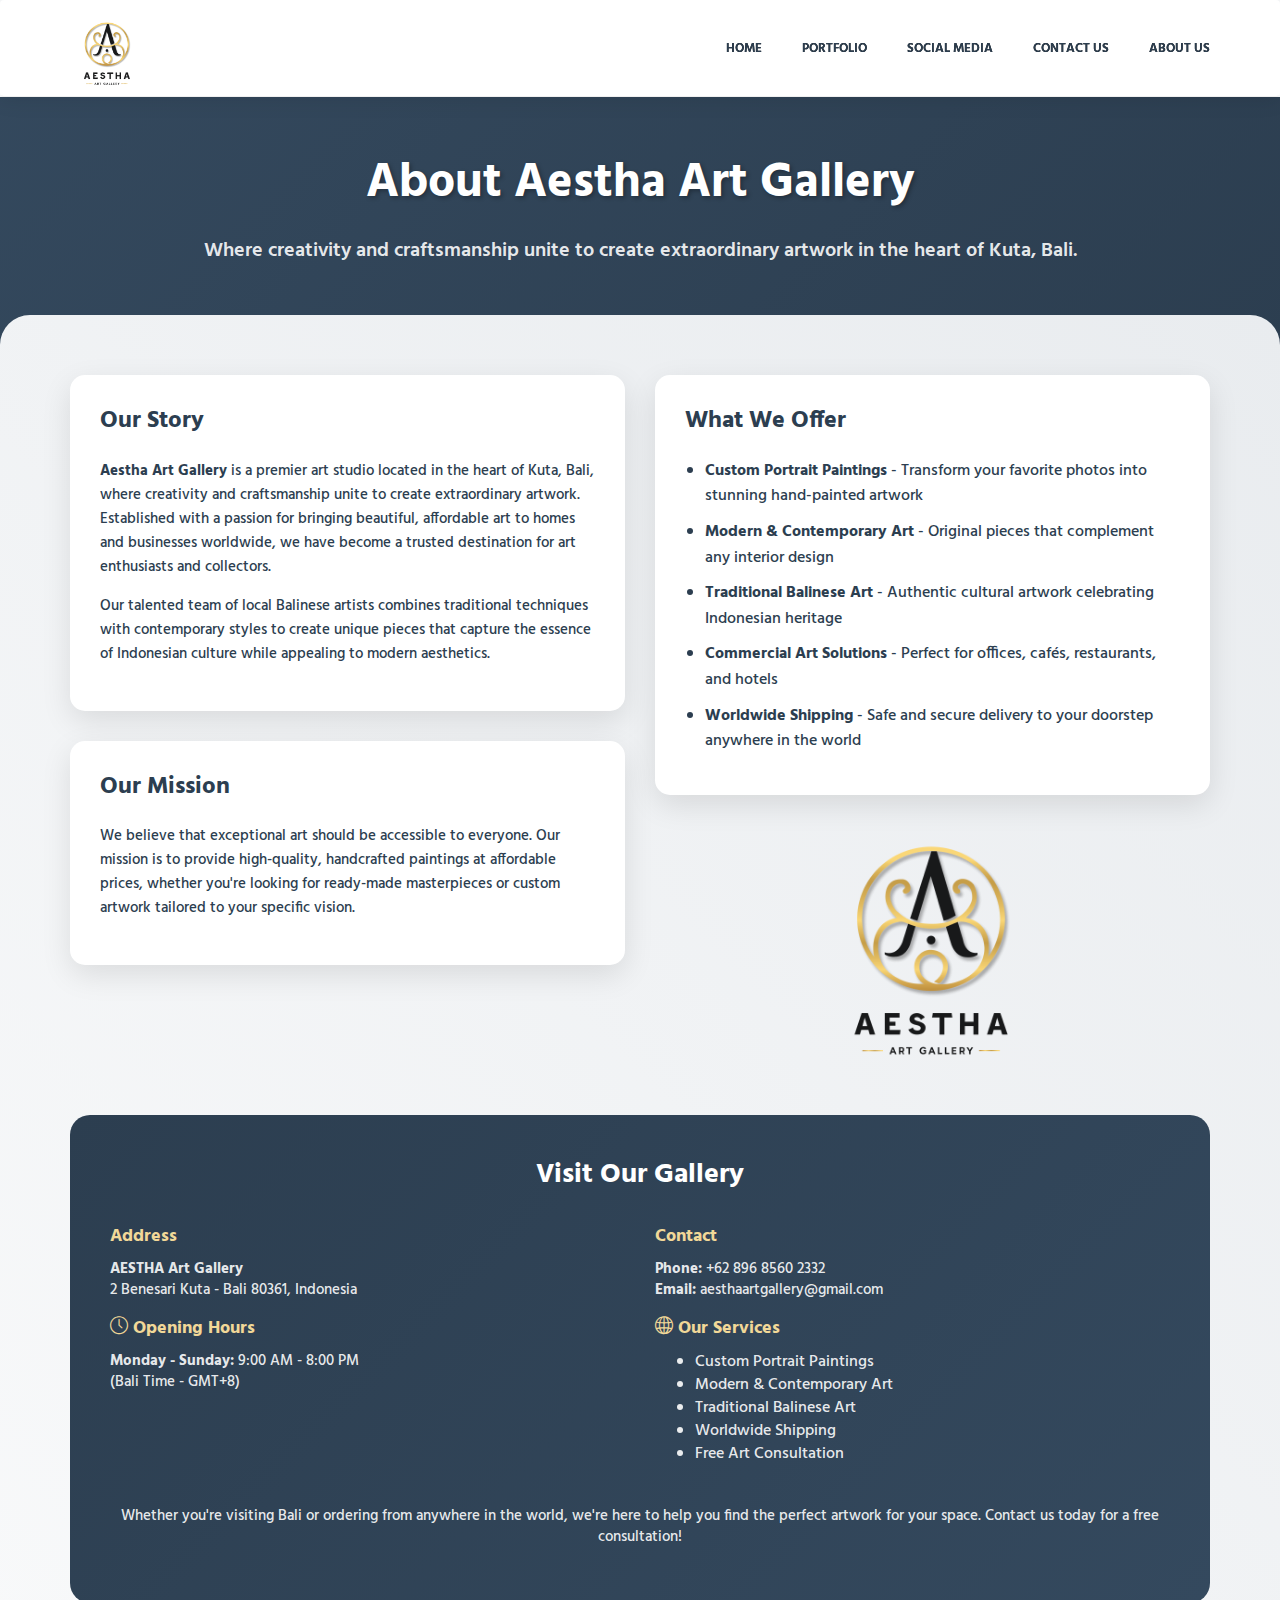
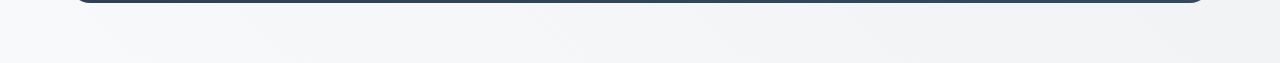
<file: about-us/index.html>
<!DOCTYPE html>
<html lang="en" class="no-js">
  <head>
    <meta charset="utf-8" />
    <meta http-equiv="X-UA-Compatible" content="IE=edge" />
    <meta name="viewport" content="width=device-width, initial-scale=1" />
    <title>
      About Aestha Art Gallery | Premium Art Studio in Kuta, Bali | Custom
      Paintings & Modern Art
    </title>
    <meta
      name="description"
      content="Discover Aestha Art Gallery's story - a premier art studio in Kuta, Bali since 2020. We specialize in handcrafted custom paintings, modern art, and portrait commissions with worldwide shipping and guaranteed quality."
    />
    <meta
      name="keywords"
      content="about us, Aestha Art Gallery, custom paintings, Modern art, Kuta, Bali, art gallery, portrait commissions"
    />
    <meta
      property="og:title"
      content="About Us | Aestha Art Gallery - Custom Paintings & Artworks in Bali"
    />
    <meta
      property="og:description"
      content="Discover the story of Aestha Art Gallery, our custom paintings, Modern art, and portrait commissions in Kuta, Bali."
    />
    <meta
      property="og:image"
      content="https://aesthaartgallery.com/img/1920x1080/aestha-art-gallery-bali-kuta.jpeg"
    />
    <meta property="og:image:width" content="1200" />
    <meta property="og:image:height" content="630" />
    <meta
      property="og:url"
      content="https://www.aesthaartgallery.com/about-us/"
    />
    <meta property="og:type" content="website" />
    <meta name="twitter:card" content="summary_large_image" />
    <meta
      name="twitter:title"
      content="About Us | Aestha Art Gallery - Custom Paintings & Artworks"
    />
    <meta
      name="twitter:description"
      content="Learn more about Aestha Art Gallery and our custom artwork, Modern paintings, and commissions in Kuta, Bali."
    />
    <meta
      name="twitter:image"
      content="https://aesthaartgallery.com/img/1920x1080/aestha-art-gallery-bali-kuta.jpeg"
    />
    <meta name="twitter:site" content="@aesthaartgallery" />
    <meta
      name="google-site-verification"
      content="IoYBsoyqLrEKqe7JAustZcL8VfpIiDwPNvTJ1KljNe8"
    />
    <meta name="author" content="Aestha Art Gallery" />
    <link rel="canonical" href="https://www.aesthaartgallery.com/about-us/" />
    <link rel="icon" type="image/x-icon" href="../icon/favicon.ico" />
    <link
      href="https://fonts.googleapis.com/css?family=Hind:300,400,500,600,700"
      rel="stylesheet"
      type="text/css"
    />
    <link
      href="../vendor/simple-line-icons/simple-line-icons.min.css"
      rel="stylesheet"
      type="text/css"
    />
    <link
      href="../vendor/bootstrap/css/bootstrap.min.css"
      rel="stylesheet"
      type="text/css"
    />
    <link href="../css/animate.css" rel="stylesheet" />
    <link
      href="../vendor/swiper/css/swiper.min.css"
      rel="stylesheet"
      type="text/css"
    />
    <link href="../css/layout.min.css" rel="stylesheet" type="text/css" />
    <link
      href="../css/custom-improvements.css"
      rel="stylesheet"
      type="text/css"
    />

    <!-- JS to enable classes -->
    <script>
      document.documentElement.className =
        document.documentElement.className.replace("no-js", "js");
    </script>

    <!-- Structured Data (Schema Markup) -->
    <script type="application/ld+json">
      {
        "@context": "https://schema.org",
        "@type": "WebPage",
        "name": "About Us | Aestha Art Gallery",
        "description": "About Aestha Art Gallery, offering custom artwork, Modern paintings, and portrait commissions in Kuta, Bali.",
        "url": "https://www.aesthaartgallery.com/about-us/",
        "image": "https://aesthaartgallery.com/img/logo-aestha-art-gallery-bali-kuta.png",
        "mainEntityOfPage": {
          "@type": "WebPage",
          "@id": "https://www.aesthaartgallery.com/about-us/"
        },
        "about": {
          "@type": "Thing",
          "name": "Modern Art and Custom Paintings"
        },
        "creator": {
          "@type": "Organization",
          "name": "Aestha Art Gallery",
          "url": "https://www.aesthaartgallery.com"
        }
      }
    </script>
  </head>

  <body class="page-on-scroll">
    <header class="header navbar-fixed-top">
      <nav class="navbar" role="navigation">
        <div class="container">
          <div class="menu-container">
            <button
              type="button"
              class="navbar-toggle"
              data-toggle="collapse"
              data-target=".nav-collapse"
              style="width: 75px"
            >
              <span style="color: black; margin-right: 10px">MENU</span>
              <span class="sr-only">Toggle navigation</span>
              <span class="toggle-icon"></span>
            </button>
            <div class="logo">
              <a class="logo-wrap" href="https://www.aesthaartgallery.com">
                <img
                  class="logo-img logo-img-main"
                  src="../img/logo-aestha-art-gallery-bali-kuta.png"
                  loading="lazy"
                  alt="Aestha Art Gallery offers a curated collection of custom artwork, and portraits, perfect for your home or office with shipping to all country. Visit us in Kuta, Bali."
                />
                <img
                  class="logo-img logo-img-active"
                  src="../img/logo-aestha-art-gallery-bali-kuta-dark.png"
                  loading="lazy"
                  alt="Aestha Art Gallery offers a curated collection of custom artwork, and portraits, perfect for your home or office with shipping to all country. Visit us in Kuta, Bali."
                />
              </a>
            </div>
          </div>
          <div class="collapse navbar-collapse nav-collapse">
            <div class="menu-container">
              <ul class="navbar-nav navbar-nav-right">
                <li class="nav-item">
                  <a
                    class="nav-item-child nav-item-hover"
                    href="https://www.aesthaartgallery.com"
                    >Home</a
                  >
                </li>
                <li class="nav-item">
                  <a class="nav-item-child nav-item-hover" href="/portfolio/"
                    >Portfolio</a
                  >
                </li>
                <li class="nav-item">
                  <a
                    class="nav-item-child nav-item-hover"
                    href="/social-media/"
                    target="_blank"
                    rel="noopener noreferrer"
                    >Social Media</a
                  >
                </li>
                <li class="nav-item">
                  <a
                    class="nav-item-child nav-item-hover"
                    href="/contact-us/"
                    target="_blank"
                    rel="noopener noreferrer"
                    >Contact Us</a
                  >
                </li>
                <li class="nav-item">
                  <a class="nav-item-child nav-item-hover" href="/about-us/"
                    >About Us</a
                  >
                </li>
              </ul>
            </div>
          </div>
        </div>
      </nav>
    </header>
    <!-- About Header Section -->
    <div class="about-header">
      <div class="container">
        <div class="row">
          <div class="col-sm-12 text-center">
            <h1>About Aestha Art Gallery</h1>
            <p class="lead">
              Where creativity and craftsmanship unite to create extraordinary
              artwork in the heart of Kuta, Bali.
            </p>
          </div>
        </div>
      </div>
    </div>

    <!-- About Content Section -->
    <div class="about-content">
      <div class="container">
        <div class="row">
          <div class="col-sm-6 sm-margin-b-50">
            <div class="feature-box">
              <h3>Our Story</h3>
              <p>
                <strong>Aestha Art Gallery</strong> is a premier art studio
                located in the heart of Kuta, Bali, where creativity and
                craftsmanship unite to create extraordinary artwork. Established
                with a passion for bringing beautiful, affordable art to homes
                and businesses worldwide, we have become a trusted destination
                for art enthusiasts and collectors.
              </p>
              <p>
                Our talented team of local Balinese artists combines traditional
                techniques with contemporary styles to create unique pieces that
                capture the essence of Indonesian culture while appealing to
                modern aesthetics.
              </p>
            </div>

            <div class="feature-box">
              <h3>Our Mission</h3>
              <p>
                We believe that exceptional art should be accessible to
                everyone. Our mission is to provide high-quality, handcrafted
                paintings at affordable prices, whether you're looking for
                ready-made masterpieces or custom artwork tailored to your
                specific vision.
              </p>
            </div>
          </div>

          <div class="col-sm-6">
            <div class="feature-box">
              <h3>What We Offer</h3>
              <ul>
                <li>
                  <strong>Custom Portrait Paintings</strong> - Transform your
                  favorite photos into stunning hand-painted artwork
                </li>
                <li>
                  <strong>Modern & Contemporary Art</strong> - Original pieces
                  that complement any interior design
                </li>
                <li>
                  <strong>Traditional Balinese Art</strong> - Authentic cultural
                  artwork celebrating Indonesian heritage
                </li>
                <li>
                  <strong>Commercial Art Solutions</strong> - Perfect for
                  offices, cafés, restaurants, and hotels
                </li>
                <li>
                  <strong>Worldwide Shipping</strong> - Safe and secure delivery
                  to your doorstep anywhere in the world
                </li>
              </ul>
            </div>

            <div class="text-center">
              <img
                class="img-responsive"
                src="../img/logo-aestha-art-gallery-bali-kuta-dark.png"
                alt="Aestha Art Gallery Logo"
                style="max-width: 250px; margin: 0 auto"
              />
            </div>
          </div>
        </div>

        <div class="row">
          <div class="col-sm-12">
            <div class="visit-studio">
              <h3>Visit Our Gallery</h3>
              <div class="row">
                <div class="col-sm-6">
                  <h4><i class="icon-location-pin"></i> Address</h4>
                  <p>
                    <strong>AESTHA Art Gallery</strong><br />
                    2 Benesari Kuta - Bali 80361, Indonesia
                  </p>

                  <h4><i class="icon-clock"></i> Opening Hours</h4>
                  <p>
                    <strong>Monday - Sunday:</strong> 9:00 AM - 8:00 PM<br />
                   (Bali Time - GMT+8)
                  </p>
                </div>
                <div class="col-sm-6">
                  <h4><i class="icon-phone"></i> Contact</h4>
                  <p>
                    <strong>Phone:</strong> +62 896 8560 2332<br />
                    <strong>Email:</strong> aesthaartgallery@gmail.com
                  </p>

                  <h4><i class="icon-globe"></i> Our Services</h4>
                  <ul>
                    <li>Custom Portrait Paintings</li>
                    <li>Modern & Contemporary Art</li>
                    <li>Traditional Balinese Art</li>
                    <li>Worldwide Shipping</li>
                    <li>Free Art Consultation</li>
                  </ul>
                </div>
              </div>
              <div class="text-center margin-t-30">
                <p>
                  Whether you're visiting Bali or ordering from anywhere in the
                  world, we're here to help you find the perfect artwork for
                  your space. Contact us today for a free consultation!
                </p>
              </div>
            </div>
          </div>
        </div>
      </div>
    </div>
    <script src="../vendor/jquery.min.js" type="text/javascript"></script>
    <script
      src="../vendor/jquery-migrate.min.js"
      type="text/javascript"
    ></script>
    <script
      src="../vendor/bootstrap/js/bootstrap.min.js"
      type="text/javascript"
    ></script>

    <script src="../vendor/jquery.wow.min.js" type="text/javascript"></script>
    <script
      src="../vendor/swiper/js/swiper.jquery.min.js"
      type="text/javascript"
    ></script>
    <script
      src="../vendor/masonry/jquery.masonry.pkgd.min.js"
      type="text/javascript"
    ></script>
    <script
      src="../vendor/masonry/imagesloaded.pkgd.min.js"
      type="text/javascript"
    ></script>
    <script src="../js/components/wow.min.js" type="text/javascript"></script>
    <script
      src="../js/components/swiper.min.js"
      type="text/javascript"
    ></script>
    <script
      src="../js/components/masonry.min.js"
      type="text/javascript"
    ></script>
  </body>
</html>
</file>
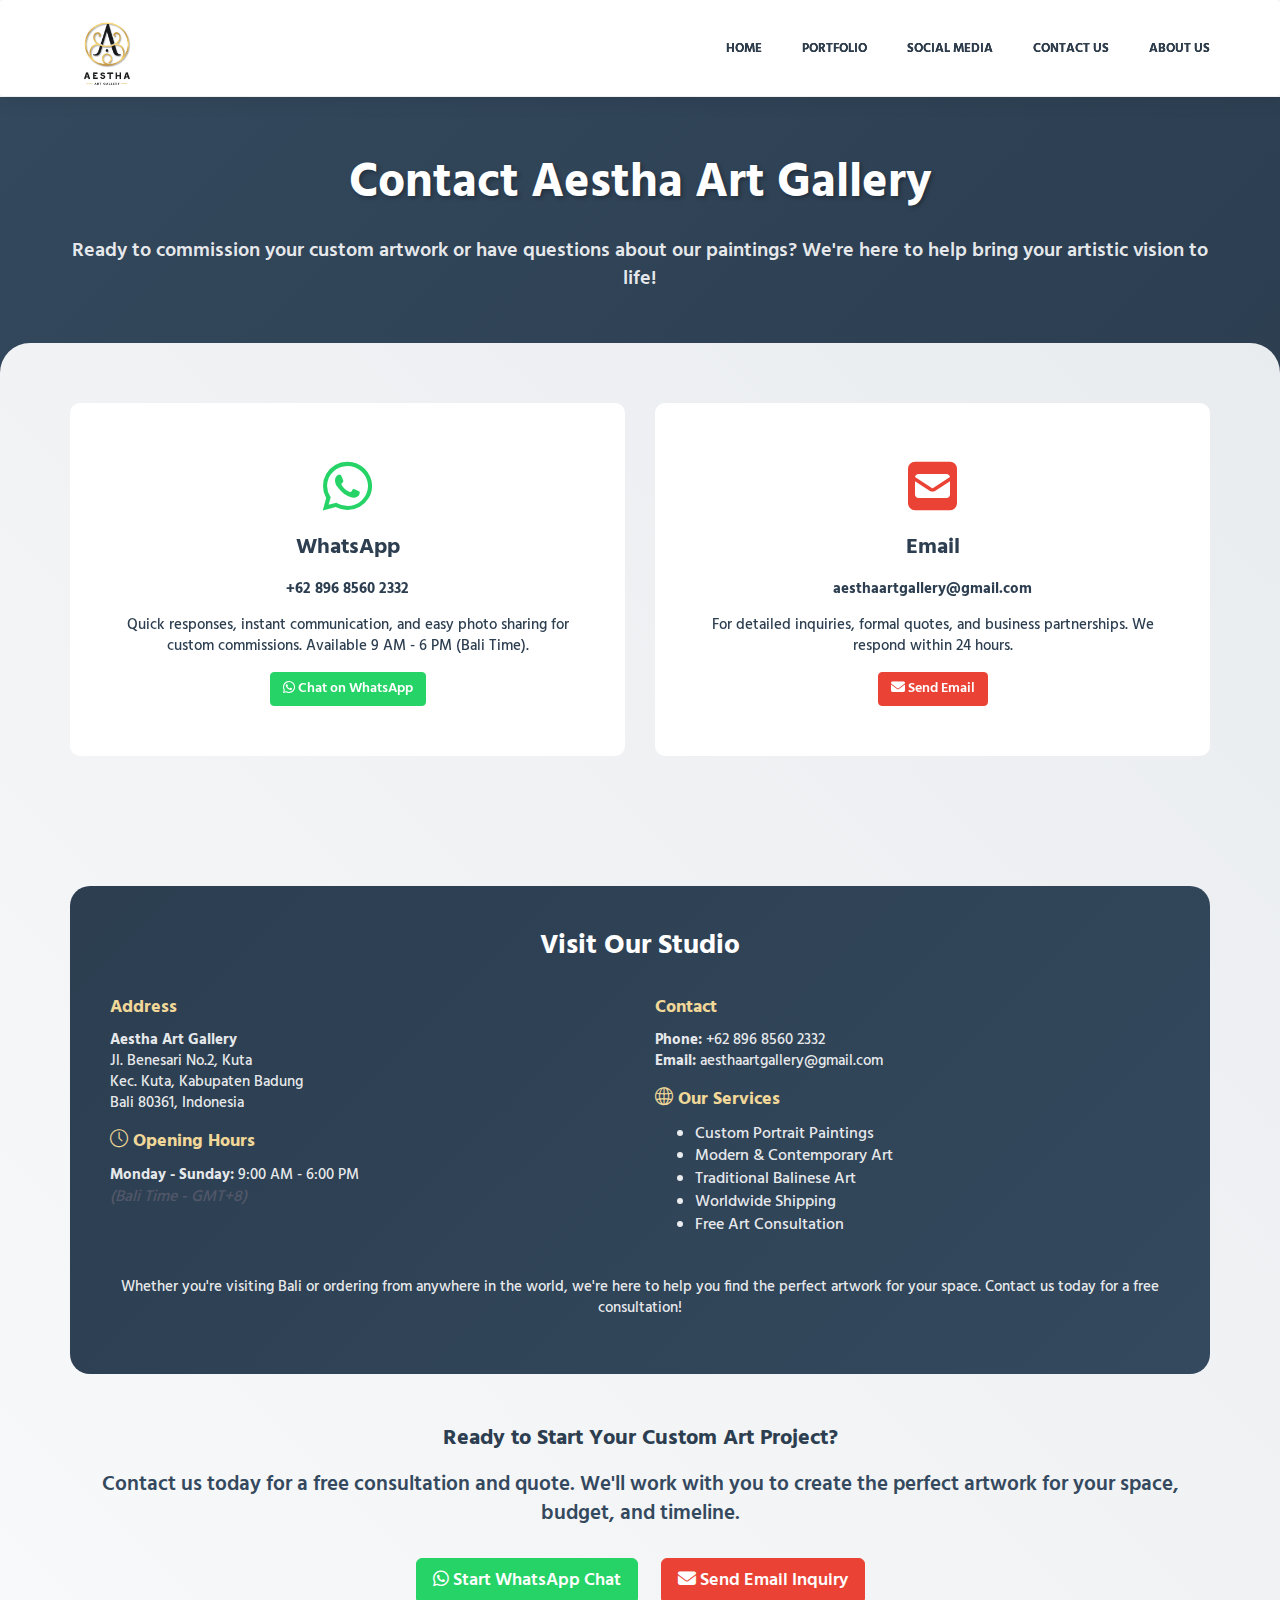
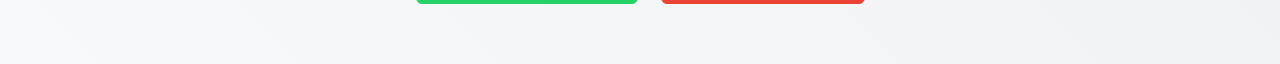
<file: contact-us/index.html>
<!DOCTYPE html>
<html lang="en" class="no-js">
  <head>
    <meta charset="utf-8" />
    <meta http-equiv="X-UA-Compatible" content="IE=edge" />
    <meta name="viewport" content="width=device-width, initial-scale=1" />
    <title>
      Contact Aestha Art Gallery | Custom Art Inquiries, Commissions & Support
      in Kuta, Bali
    </title>
    <meta
      name="description"
      content="Contact Aestha Art Gallery for custom painting inquiries, art commissions, quotes, and support. Reach us via WhatsApp (+62 896 8560 2332) or email. Located in Kuta, Bali with worldwide shipping available."
    />
    <meta
      name="keywords"
      content="Aestha Art Gallery, contact us, custom artwork, Bali art gallery, email, WhatsApp"
    />
    <meta
      property="og:title"
      content="Contact Us | Aestha Art Gallery - Get in Touch for Custom Art in Bali"
    />
    <meta
      property="og:description"
      content="Contact Aestha Art Gallery for custom artwork inquiries or to learn more about our Modern art pieces. Connect with us via WhatsApp or email."
    />
    <meta
      property="og:image"
      content="https://aesthaartgallery.com/img/1920x1080/aestha-art-gallery-bali-kuta.jpeg"
    />
    <meta property="og:image:width" content="1200" />
    <meta property="og:image:height" content="630" />
    <meta
      property="og:url"
      content="https://www.aesthaartgallery.com/contact-us/"
    />
    <meta property="og:type" content="website" />
    <meta name="twitter:card" content="summary_large_image" />
    <meta
      name="twitter:title"
      content="Contact Us | Aestha Art Gallery - Get in Touch for Custom Art in Bali"
    />
    <meta
      name="twitter:description"
      content="Reach out to Aestha Art Gallery for inquiries about custom art, or more. Connect via WhatsApp or email!"
    />
    <meta
      name="twitter:image"
      content="https://aesthaartgallery.com/img/1920x1080/aestha-art-gallery-bali-kuta.jpeg"
    />
    <meta name="twitter:site" content="@aesthaartgallery" />
    <meta
      name="google-site-verification"
      content="IoYBsoyqLrEKqe7JAustZcL8VfpIiDwPNvTJ1KljNe8"
    />
    <meta name="author" content="Aestha Art Gallery" />
    <link rel="canonical" href="https://www.aesthaartgallery.com/contact-us/" />
    <link rel="icon" type="image/x-icon" href="../icon/favicon.ico" />
    <link
      href="https://fonts.googleapis.com/css?family=Hind:300,400,500,600,700"
      rel="stylesheet"
      type="text/css"
    />
    <link
      href="../vendor/simple-line-icons/simple-line-icons.min.css"
      rel="stylesheet"
      type="text/css"
    />
    <link
      href="../vendor/bootstrap/css/bootstrap.min.css"
      rel="stylesheet"
      type="text/css"
    />
    <link href="../css/animate.css" rel="stylesheet" />
    <link
      href="../vendor/swiper/css/swiper.min.css"
      rel="stylesheet"
      type="text/css"
    />
    <link href="../css/layout.min.css" rel="stylesheet" type="text/css" />
    <link
      href="../css/custom-improvements.css"
      rel="stylesheet"
      type="text/css"
    />

    <link
      href="https://cdnjs.cloudflare.com/ajax/libs/font-awesome/6.5.0/css/all.min.css"
      rel="stylesheet"
    />

    <!-- JS to enable classes -->
    <script>
      document.documentElement.className =
        document.documentElement.className.replace("no-js", "js");
    </script>

    <!-- Structured Data (Schema Markup) -->
    <script type="application/ld+json">
      {
        "@context": "https://schema.org",
        "@type": "WebPage",
        "name": "Contact Us | Aestha Art Gallery",
        "description": "Get in touch with Aestha Art Gallery for inquiries about custom art, or other requests. Reach us via WhatsApp or email.",
        "url": "https://www.aesthaartgallery.com/contact-us/",
        "image": "https://aesthaartgallery.com/img/logo-aestha-art-gallery-bali-kuta.png",
        "mainEntityOfPage": {
          "@type": "WebPage",
          "@id": "https://www.aesthaartgallery.com/contact-us/"
        },
        "about": {
          "@type": "Thing",
          "name": "Custom Art and Contact Information"
        },
        "creator": {
          "@type": "Organization",
          "name": "Aestha Art Gallery",
          "url": "https://www.aesthaartgallery.com"
        }
      }
    </script>
  </head>

  <body class="page-on-scroll contact-us">
    <header class="header navbar-fixed-top">
      <nav class="navbar" role="navigation">
        <div class="container">
          <div class="menu-container">
            <button
              type="button"
              class="navbar-toggle"
              data-toggle="collapse"
              data-target=".nav-collapse"
              style="width: 75px"
            >
              <span style="color: black; margin-right: 10px">MENU</span>
              <span class="sr-only">Toggle navigation</span>
              <span class="toggle-icon"></span>
            </button>
            <div class="logo">
              <a class="logo-wrap" href="https://www.aesthaartgallery.com">
                <img
                  class="logo-img logo-img-main"
                  src="../img/logo-aestha-art-gallery-bali-kuta.png"
                  loading="lazy"
                  alt="Aestha Art Gallery offers a curated collection of custom artwork, and portraits, perfect for your home or office with shipping to all country. Visit us in Kuta, Bali."
                />
                <img
                  class="logo-img logo-img-active"
                  src="../img/logo-aestha-art-gallery-bali-kuta-dark.png"
                  loading="lazy"
                  alt="Aestha Art Gallery offers a curated collection of custom artwork, and portraits, perfect for your home or office with shipping to all country. Visit us in Kuta, Bali."
                />
              </a>
            </div>
          </div>
          <div class="collapse navbar-collapse nav-collapse">
            <div class="menu-container">
              <ul class="navbar-nav navbar-nav-right">
                <li class="nav-item">
                  <a
                    class="nav-item-child nav-item-hover"
                    href="https://www.aesthaartgallery.com"
                    >Home</a
                  >
                </li>
                <li class="nav-item">
                  <a class="nav-item-child nav-item-hover" href="/portfolio/"
                    >Portfolio</a
                  >
                </li>
                <li class="nav-item">
                  <a
                    class="nav-item-child nav-item-hover"
                    href="/social-media/"
                    target="_blank"
                    rel="noopener noreferrer"
                    >Social Media</a
                  >
                </li>
                <li class="nav-item">
                  <a
                    class="nav-item-child nav-item-hover"
                    href="/contact-us/"
                    target="_blank"
                    rel="noopener noreferrer"
                    >Contact Us</a
                  >
                </li>
                <li class="nav-item">
                  <a class="nav-item-child nav-item-hover" href="/about-us/"
                    >About Us</a
                  >
                </li>
              </ul>
            </div>
          </div>
        </div>
      </nav>
    </header>
    <!-- Contact Header Section -->
    <div class="contact-header">
      <div class="container">
        <div class="row">
          <div class="col-sm-12 text-center">
            <h1>Contact Aestha Art Gallery</h1>
            <p class="lead">
              Ready to commission your custom artwork or have questions about
              our paintings? We're here to help bring your artistic vision to
              life!
            </p>
          </div>
        </div>
      </div>
    </div>

    <!-- Contact Content Section -->
    <div class="contact-content">
      <div class="container">
        <div class="row">
          <div class="col-sm-6">
            <div class="service text-center">
              <div class="service-element">
                <a
                  href="https://wa.me/+6289685602332"
                  class="whatsapp"
                  target="_blank"
                  rel="noopener noreferrer"
                  ><i class="fab fa-whatsapp"></i
                ></a>
              </div>
              <div class="service-info">
                <h3>WhatsApp</h3>
                <p><strong>+62 896 8560 2332</strong></p>
                <p>
                  Quick responses, instant communication, and easy photo sharing
                  for custom commissions. Available 9 AM - 6 PM (Bali Time).
                </p>
                <a
                  href="https://wa.me/+6289685602332"
                  target="_blank"
                  rel="noopener noreferrer"
                  class="btn btn-success"
                >
                  <i class="fab fa-whatsapp"></i> Chat on WhatsApp
                </a>
              </div>
            </div>
          </div>

          <div class="col-sm-6">
            <div class="service text-center">
              <div class="service-element">
                <a
                  href="mailto:aesthaartgallery@gmail.com"
                  class="email"
                  target="_blank"
                  rel="noopener noreferrer"
                >
                  <i class="fa-solid fa-square-envelope"></i>
                </a>
              </div>
              <div class="service-info">
                <h3>Email</h3>
                <p><strong>aesthaartgallery@gmail.com</strong></p>
                <p>
                  For detailed inquiries, formal quotes, and business
                  partnerships. We respond within 24 hours.
                </p>
                <a
                  href="mailto:aesthaartgallery@gmail.com"
                  target="_blank"
                  rel="noopener noreferrer"
                  class="btn btn-primary"
                >
                  <i class="fa-solid fa-envelope"></i> Send Email
                </a>
              </div>
            </div>
          </div>
        </div>

        <div class="row margin-t-50">
          <div class="col-sm-12">
            <div class="visit-studio">
              <h3>Visit Our Studio</h3>
              <div class="row">
                <div class="col-sm-6">
                  <h4><i class="icon-location-pin"></i> Address</h4>
                  <p>
                    <strong>Aestha Art Gallery</strong><br />
                    Jl. Benesari No.2, Kuta<br />
                    Kec. Kuta, Kabupaten Badung<br />
                    Bali 80361, Indonesia
                  </p>

                  <h4><i class="icon-clock"></i> Opening Hours</h4>
                  <p>
                    <strong>Monday - Sunday:</strong> 9:00 AM - 6:00 PM<br />
                    <em>(Bali Time - GMT+8)</em>
                  </p>
                </div>
                <div class="col-sm-6">
                  <h4><i class="icon-phone"></i> Contact</h4>
                  <p>
                    <strong>Phone:</strong> +62 896 8560 2332<br />
                    <strong>Email:</strong> aesthaartgallery@gmail.com
                  </p>

                  <h4><i class="icon-globe"></i> Our Services</h4>
                  <ul>
                    <li>Custom Portrait Paintings</li>
                    <li>Modern & Contemporary Art</li>
                    <li>Traditional Balinese Art</li>
                    <li>Worldwide Shipping</li>
                    <li>Free Art Consultation</li>
                  </ul>
                </div>
              </div>
              <div class="text-center margin-t-30">
                <p>
                  Whether you're visiting Bali or ordering from anywhere in the world, we're here to help you 
                  find the perfect artwork for your space. Contact us today for a free consultation!
                </p>
              </div>
            </div>
          </div>
        </div>

        <div class="row margin-t-50">
          <div class="col-sm-12 text-center">
            <h3>Ready to Start Your Custom Art Project?</h3>
            <p class="lead">
              Contact us today for a free consultation and quote. We'll work
              with you to create the perfect artwork for your space, budget, and
              timeline.
            </p>
            <div class="margin-t-30">
              <a
                href="https://wa.me/+6289685602332"
                target="_blank"
                rel="noopener noreferrer"
                class="btn btn-success btn-lg margin-r-20"
              >
                <i class="fab fa-whatsapp"></i> Start WhatsApp Chat
              </a>
              <a
                href="mailto:aesthaartgallery@gmail.com"
                target="_blank"
                rel="noopener noreferrer"
                class="btn btn-primary btn-lg"
              >
                <i class="fa-solid fa-envelope"></i> Send Email Inquiry
              </a>
            </div>
          </div>
        </div>
      </div>
    </div>
    <script src="../vendor/jquery.min.js" type="text/javascript"></script>
    <script
      src="../vendor/jquery-migrate.min.js"
      type="text/javascript"
    ></script>
    <script
      src="../vendor/bootstrap/js/bootstrap.min.js"
      type="text/javascript"
    ></script>

    <script src="../vendor/jquery.wow.min.js" type="text/javascript"></script>
    <script
      src="../vendor/swiper/js/swiper.jquery.min.js"
      type="text/javascript"
    ></script>
    <script
      src="../vendor/masonry/jquery.masonry.pkgd.min.js"
      type="text/javascript"
    ></script>
    <script
      src="../vendor/masonry/imagesloaded.pkgd.min.js"
      type="text/javascript"
    ></script>
    <script src="../js/components/wow.min.js" type="text/javascript"></script>
    <script
      src="../js/components/swiper.min.js"
      type="text/javascript"
    ></script>
    <script
      src="../js/components/masonry.min.js"
      type="text/javascript"
    ></script>
  </body>
</html>
</file>
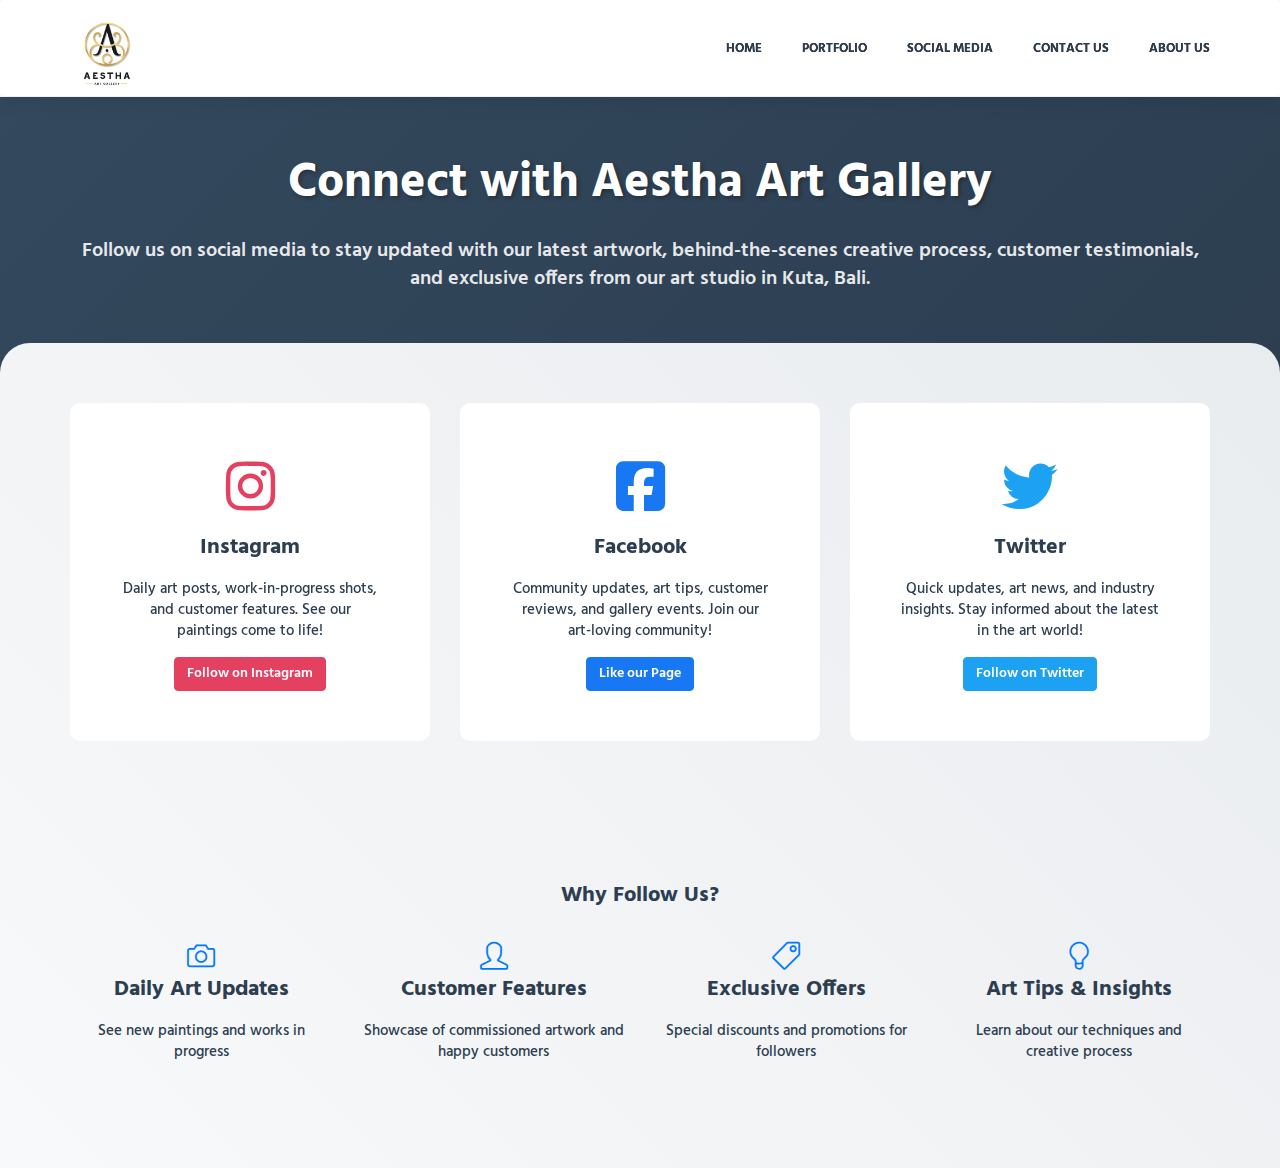
<file: social-media/index.html>
<!DOCTYPE html>
<html lang="en" class="no-js">
  <head>
    <meta charset="utf-8" />
    <meta http-equiv="X-UA-Compatible" content="IE=edge" />
    <meta name="viewport" content="width=device-width, initial-scale=1" />
    <title>
      Follow Aestha Art Gallery | Instagram, Facebook, Twitter - Latest Art
      Updates from Bali
    </title>
    <meta
      name="description"
      content="Stay connected with Aestha Art Gallery on social media. Follow us on Instagram, Facebook, and Twitter for daily art updates, behind-the-scenes content, customer showcases, and exclusive promotions from our Kuta, Bali studio."
    />
    <meta
      name="keywords"
      content="Aestha Art Gallery, social media, Instagram art, Facebook gallery, Modern paintings, custom art, Kuta Bali art"
    />
    <meta
      property="og:title"
      content="Follow Us | Aestha Art Gallery - Instagram, Facebook & More"
    />
    <meta
      property="og:description"
      content="Stay connected with Aestha Art Gallery through our social media channels. Explore our latest artworks and behind-the-scenes content from Kuta, Bali."
    />
    <meta
      property="og:image"
      content="https://aesthaartgallery.com/img/1920x1080/aestha-art-gallery-bali-kuta.jpeg"
    />
    <meta property="og:image:width" content="1200" />
    <meta property="og:image:height" content="630" />
    <meta
      property="og:url"
      content="https://www.aesthaartgallery.com/social-media/"
    />
    <meta property="og:type" content="website" />
    <meta name="twitter:card" content="summary_large_image" />
    <meta
      name="twitter:title"
      content="Follow Us | Aestha Art Gallery - Social Media Updates"
    />
    <meta
      name="twitter:description"
      content="Follow Aestha Art Gallery on Instagram, Facebook, and more to discover our latest art and creative stories from Bali."
    />
    <meta
      name="twitter:image"
      content="https://aesthaartgallery.com/img/1920x1080/aestha-art-gallery-bali-kuta.jpeg"
    />
    <meta name="twitter:site" content="@aesthaartgallery" />
    <meta
      name="google-site-verification"
      content="IoYBsoyqLrEKqe7JAustZcL8VfpIiDwPNvTJ1KljNe8"
    />
    <meta name="author" content="Aestha Art Gallery" />
    <link
      rel="canonical"
      href="https://www.aesthaartgallery.com/social-media/"
    />
    <link rel="icon" type="image/x-icon" href="../icon/favicon.ico" />
    <link
      href="https://fonts.googleapis.com/css?family=Hind:300,400,500,600,700"
      rel="stylesheet"
      type="text/css"
    />
    <link
      href="../vendor/simple-line-icons/simple-line-icons.min.css"
      rel="stylesheet"
      type="text/css"
    />
    <link
      href="../vendor/bootstrap/css/bootstrap.min.css"
      rel="stylesheet"
      type="text/css"
    />
    <link href="../css/animate.css" rel="stylesheet" />
    <link
      href="../vendor/swiper/css/swiper.min.css"
      rel="stylesheet"
      type="text/css"
    />
    <link href="../css/layout.min.css" rel="stylesheet" type="text/css" />
    <link
      href="../css/custom-improvements.css"
      rel="stylesheet"
      type="text/css"
    />

    <link
      href="https://cdnjs.cloudflare.com/ajax/libs/font-awesome/6.5.0/css/all.min.css"
      rel="stylesheet"
    />

    <!-- JS to enable classes -->
    <script>
      document.documentElement.className =
        document.documentElement.className.replace("no-js", "js");
    </script>

    <!-- Structured Data (Schema Markup) -->
    <script type="application/ld+json">
      {
        "@context": "https://schema.org",
        "@type": "WebPage",
        "name": "Follow Us | Aestha Art Gallery",
        "description": "Follow Aestha Art Gallery on Instagram, Facebook, and Twitter to see our latest custom paintings, and creative process in Kuta, Bali.",
        "url": "https://www.aesthaartgallery.com/social-media/",
        "image": "https://aesthaartgallery.com/img/logo-aestha-art-gallery-bali-kuta.png",
        "mainEntityOfPage": {
          "@type": "WebPage",
          "@id": "https://www.aesthaartgallery.com/social-media/"
        },
        "about": {
          "@type": "Thing",
          "name": "Custom Art and Social Media Presence"
        },
        "creator": {
          "@type": "Organization",
          "name": "Aestha Art Gallery",
          "url": "https://www.aesthaartgallery.com"
        }
      }
    </script>
  </head>

  <body class="page-on-scroll">
    <header class="header navbar-fixed-top">
      <nav class="navbar" role="navigation">
        <div class="container">
          <div class="menu-container">
            <button
              type="button"
              class="navbar-toggle"
              data-toggle="collapse"
              data-target=".nav-collapse"
              style="width: 75px"
            >
              <span style="color: black; margin-right: 10px">MENU</span>
              <span class="sr-only">Toggle navigation</span>
              <span class="toggle-icon"></span>
            </button>
            <div class="logo">
              <a class="logo-wrap" href="https://www.aesthaartgallery.com">
                <img
                  class="logo-img logo-img-main"
                  src="../img/logo-aestha-art-gallery-bali-kuta.png"
                  loading="lazy"
                  alt="Aestha Art Gallery offers a curated collection of custom artwork, and portraits, perfect for your home or office with shipping to all country. Visit us in Kuta, Bali."
                />
                <img
                  class="logo-img logo-img-active"
                  src="../img/logo-aestha-art-gallery-bali-kuta-dark.png"
                  loading="lazy"
                  alt="Aestha Art Gallery offers a curated collection of custom artwork, and portraits, perfect for your home or office with shipping to all country. Visit us in Kuta, Bali."
                />
              </a>
            </div>
          </div>
          <div class="collapse navbar-collapse nav-collapse">
            <div class="menu-container">
              <ul class="navbar-nav navbar-nav-right">
                <li class="nav-item">
                  <a
                    class="nav-item-child nav-item-hover"
                    href="https://www.aesthaartgallery.com"
                    >Home</a
                  >
                </li>
                <li class="nav-item">
                  <a class="nav-item-child nav-item-hover" href="/portfolio/"
                    >Portfolio</a
                  >
                </li>
                <li class="nav-item">
                  <a
                    class="nav-item-child nav-item-hover"
                    href="/social-media/"
                    target="_blank"
                    rel="noopener noreferrer"
                    >Social Media</a
                  >
                </li>
                <li class="nav-item">
                  <a
                    class="nav-item-child nav-item-hover"
                    href="/contact-us/"
                    target="_blank"
                    rel="noopener noreferrer"
                    >Contact Us</a
                  >
                </li>
                <li class="nav-item">
                  <a class="nav-item-child nav-item-hover" href="/about-us/"
                    >About Us</a
                  >
                </li>
              </ul>
            </div>
          </div>
        </div>
      </nav>
    </header>

    <!-- Contact Header Section -->
    <div class="contact-header">
      <div class="container">
        <div class="row">
          <div class="col-sm-12 text-center">
            <h1>Connect with Aestha Art Gallery</h1>
            <p class="lead">
              Follow us on social media to stay updated with our latest artwork,
              behind-the-scenes creative process, customer testimonials, and
              exclusive offers from our art studio in Kuta, Bali.
            </p>
          </div>
        </div>
      </div>
    </div>
    <div class="contact-content">
      <div class="container">
        <div class="row">
          <div class="col-sm-4 text-center margin-b-50">
            <div class="service">
              <div class="service-element">
                <a
                  href="https://www.instagram.com/aesthaartgallery/"
                  class="instagram"
                  target="_blank"
                  rel="noopener noreferrer"
                  style="font-size: 4em; color: #e4405f; text-decoration: none"
                  ><i class="fab fa-instagram"></i
                ></a>
              </div>
              <div class="service-info">
                <h3>Instagram</h3>
                <p>
                  Daily art posts, work-in-progress shots, and customer
                  features. See our paintings come to life!
                </p>
                <a
                  href="https://www.instagram.com/aesthaartgallery/"
                  target="_blank"
                  rel="noopener noreferrer"
                  class="btn btn-primary"
                  >Follow on Instagram</a
                >
              </div>
            </div>
          </div>

          <div class="col-sm-4 text-center margin-b-50">
            <div class="service">
              <div class="service-element">
                <a
                  href="https://www.facebook.com/aesthaartgallery/"
                  class="facebook"
                  target="_blank"
                  rel="noopener noreferrer"
                  style="font-size: 4em; color: #1877f2; text-decoration: none"
                  ><i class="fab fa-facebook-square"></i
                ></a>
              </div>
              <div class="service-info">
                <h3>Facebook</h3>
                <p>
                  Community updates, art tips, customer reviews, and gallery
                  events. Join our art-loving community!
                </p>
                <a
                  href="https://www.facebook.com/aesthaartgallery/"
                  target="_blank"
                  rel="noopener noreferrer"
                  class="btn btn-primary"
                  >Like our Page</a
                >
              </div>
            </div>
          </div>

          <div class="col-sm-4 text-center margin-b-50">
            <div class="service">
              <div class="service-element">
                <a
                  href="https://twitter.com/aesthaartgallery"
                  class="twitter"
                  target="_blank"
                  rel="noopener noreferrer"
                  style="font-size: 4em; color: #1da1f2; text-decoration: none"
                  ><i class="fab fa-twitter"></i
                ></a>
              </div>
              <div class="service-info">
                <h3>Twitter</h3>
                <p>
                  Quick updates, art news, and industry insights. Stay informed
                  about the latest in the art world!
                </p>
                <a
                  href="https://twitter.com/aesthaartgallery"
                  target="_blank"
                  rel="noopener noreferrer"
                  class="btn btn-primary"
                  >Follow on Twitter</a
                >
              </div>
            </div>
          </div>
        </div>

        <div class="row margin-t-50">
          <div class="col-sm-12 text-center">
            <h3>Why Follow Us?</h3>
            <div class="row margin-t-30">
              <div class="col-sm-3 text-center margin-b-30">
                <i
                  class="icon-camera"
                  style="font-size: 2em; color: #007bff"
                ></i>
                <h4>Daily Art Updates</h4>
                <p>See new paintings and works in progress</p>
              </div>
              <div class="col-sm-3 text-center margin-b-30">
                <i class="icon-user" style="font-size: 2em; color: #007bff"></i>
                <h4>Customer Features</h4>
                <p>Showcase of commissioned artwork and happy customers</p>
              </div>
              <div class="col-sm-3 text-center margin-b-30">
                <i class="icon-tag" style="font-size: 2em; color: #007bff"></i>
                <h4>Exclusive Offers</h4>
                <p>Special discounts and promotions for followers</p>
              </div>
              <div class="col-sm-3 text-center margin-b-30">
                <i class="icon-bulb" style="font-size: 2em; color: #007bff"></i>
                <h4>Art Tips & Insights</h4>
                <p>Learn about our techniques and creative process</p>
              </div>
            </div>
          </div>
        </div>
      </div>
    </div>
    <script src="../vendor/jquery.min.js" type="text/javascript"></script>
    <script
      src="../vendor/jquery-migrate.min.js"
      type="text/javascript"
    ></script>
    <script
      src="../vendor/bootstrap/js/bootstrap.min.js"
      type="text/javascript"
    ></script>

    <script src="../vendor/jquery.wow.min.js" type="text/javascript"></script>
    <script
      src="../vendor/swiper/js/swiper.jquery.min.js"
      type="text/javascript"
    ></script>
    <script
      src="../vendor/masonry/jquery.masonry.pkgd.min.js"
      type="text/javascript"
    ></script>
    <script
      src="../vendor/masonry/imagesloaded.pkgd.min.js"
      type="text/javascript"
    ></script>
    <script src="../js/components/wow.min.js" type="text/javascript"></script>
    <script
      src="../js/components/swiper.min.js"
      type="text/javascript"
    ></script>
    <script
      src="../js/components/masonry.min.js"
      type="text/javascript"
    ></script>
  </body>
</html>
</file>
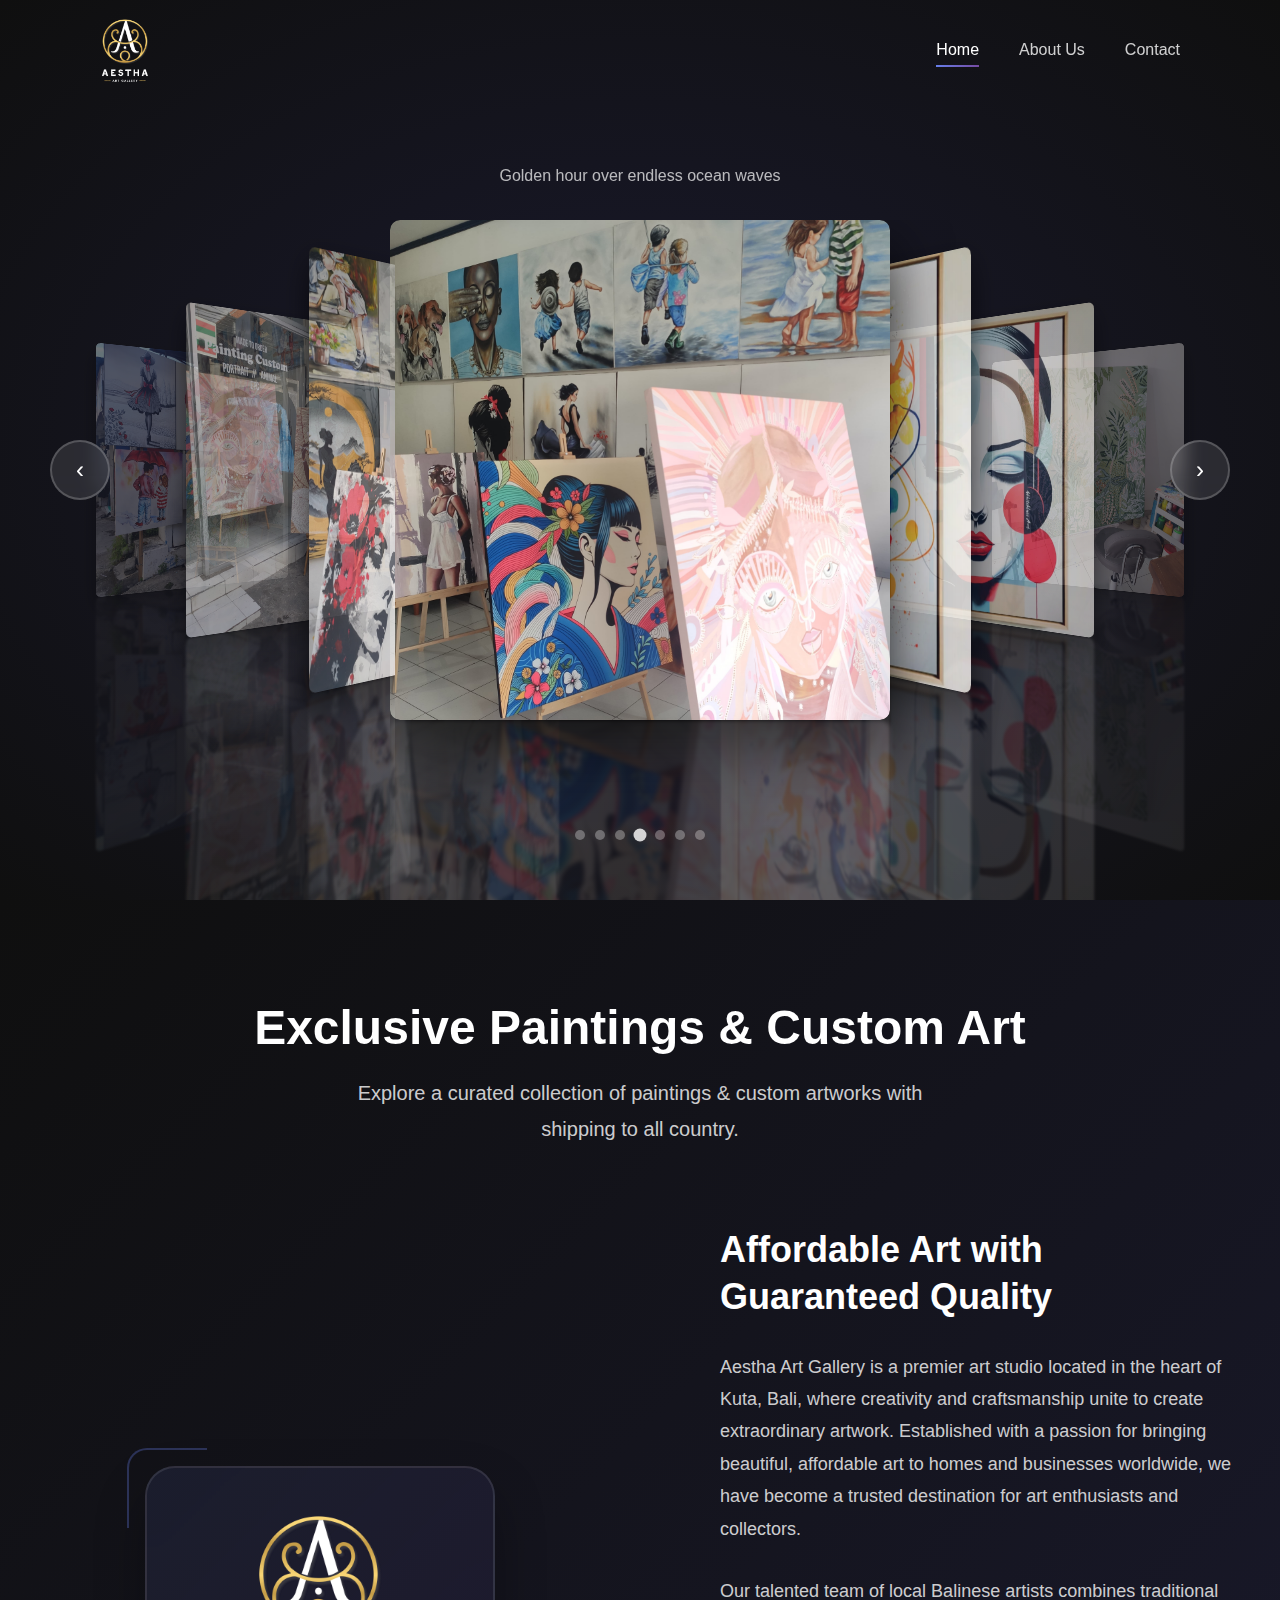
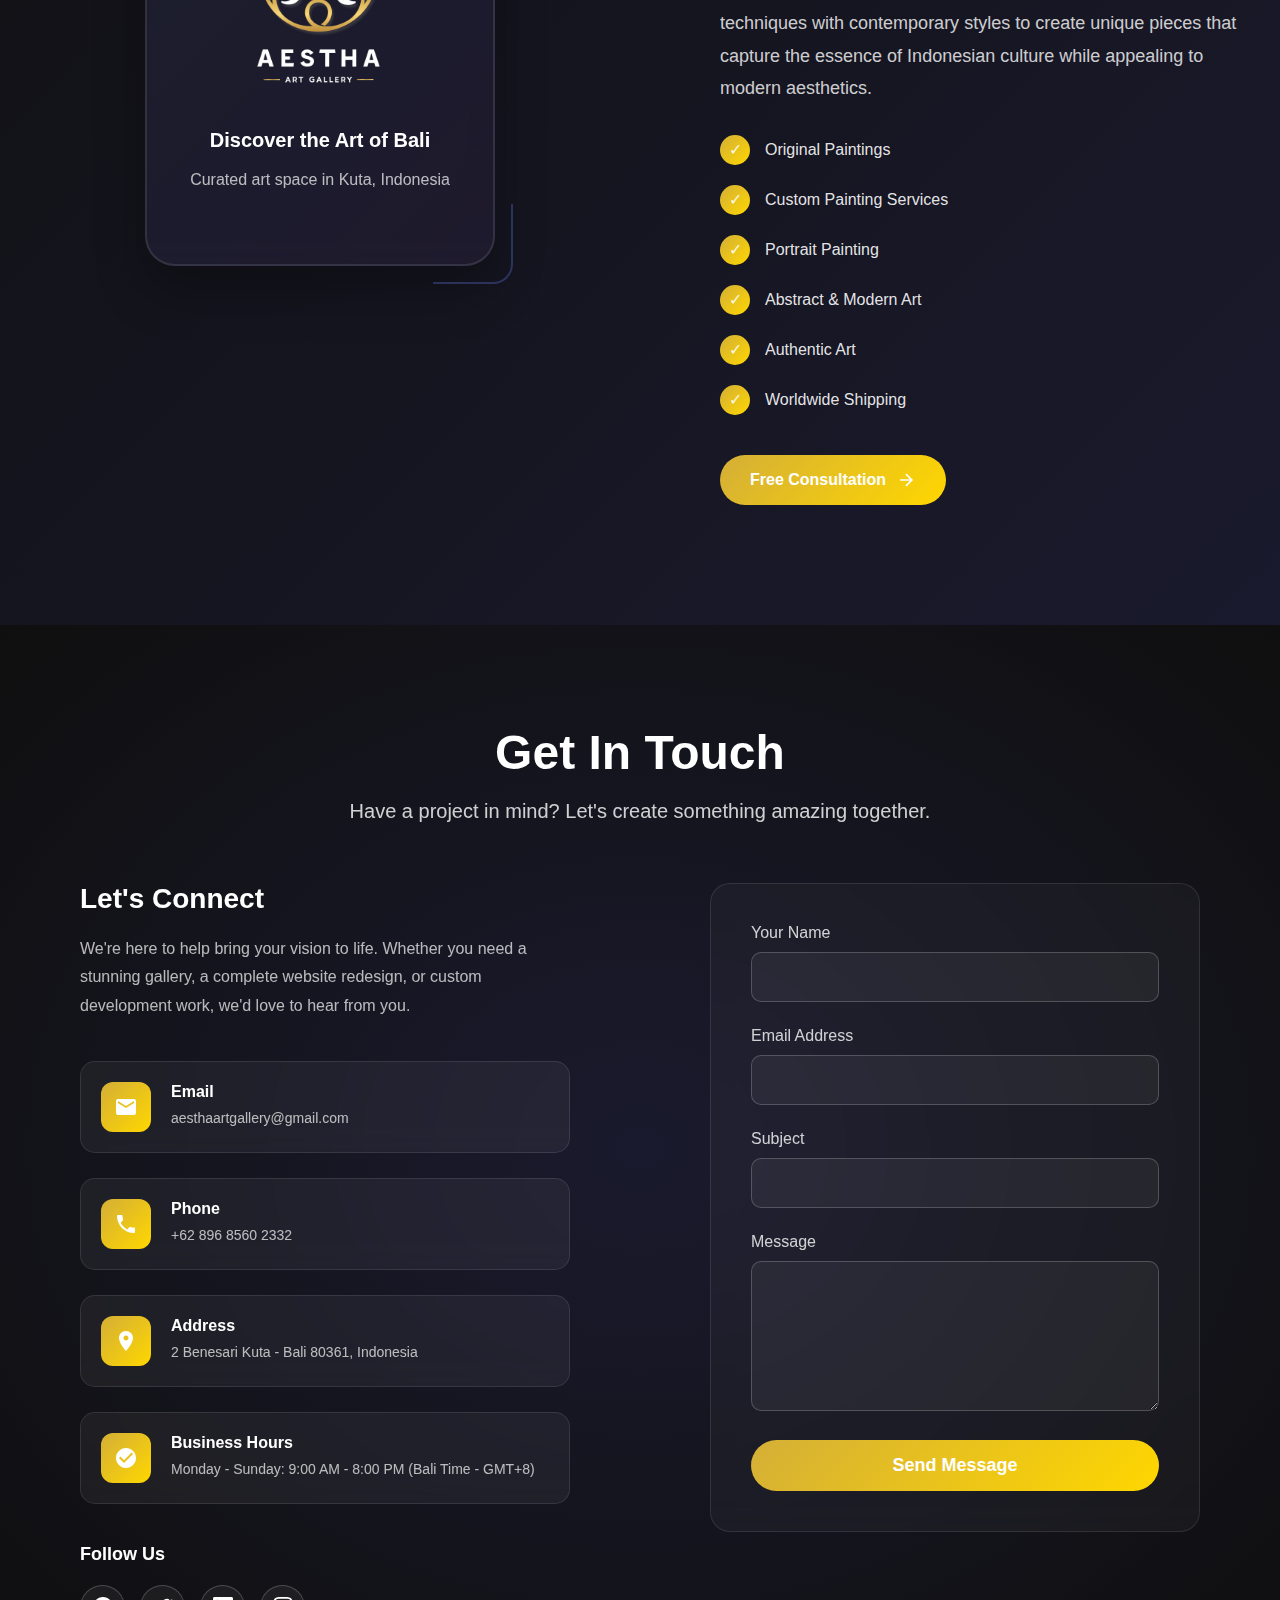
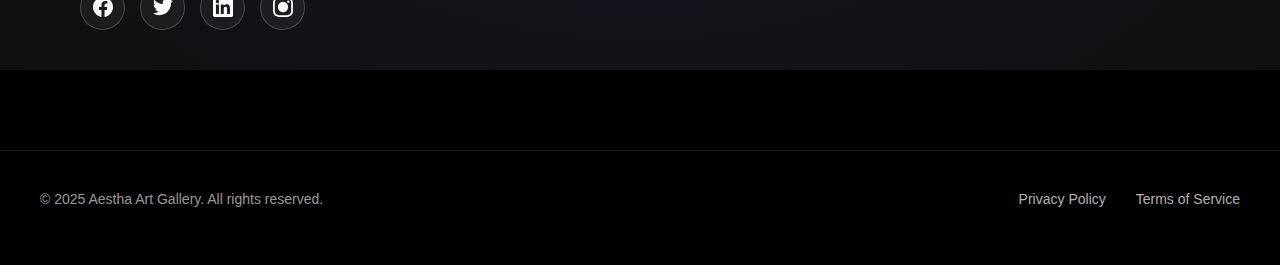
<file: testing.html>
<!DOCTYPE html>
<html lang="en">
<head>
    <meta charset="UTF-8">
    <meta name="viewport" content="width=device-width, initial-scale=1.0">
    <title>
        Aestha Art Gallery | Premium Custom Paintings & Modern Art in Kuta, Bali |
        Worldwide Shipping
    </title>
    <meta http-equiv="X-UA-Compatible" content="IE=edge"/>
    <meta content="width=device-width, initial-scale=1" name="viewport"/>
    <meta
            name="description"
            content="Discover premium custom paintings, modern art, and portrait commissions at Aestha Art Gallery in Kuta, Bali. Professional artwork for homes, offices & cafes with secure worldwide shipping. Affordable prices, guaranteed quality."
    />
    <meta
            name="keywords"
            content="Aestha Art Gallery, custom paintings Bali, modern art Kuta, portrait commissions, Bali art gallery, handcrafted paintings, contemporary art, art for home decor, office artwork, cafe art, worldwide shipping, affordable art, quality paintings, Balinese artists, art studio Bali"
    />
    <meta
            property="og:title"
            content="Aestha Art Gallery | Modern Art & Custom Paintings in Bali"
    />
    <meta
            property="og:description"
            content="Explore original Modern artwork and custom portrait paintings at Aestha Art Gallery in Kuta, Bali. We ship worldwide."
    />
    <meta
            property="og:image"
            content="https://aesthaartgallery.com/img/share/aestha-art-gallery-cover.jpeg"
    />
    <meta property="og:image:width" content="1200"/>
    <meta property="og:image:height" content="630"/>
    <meta property="og:url" content="https://www.aesthaartgallery.com"/>
    <meta property="og:type" content="website"/>
    <meta name="twitter:card" content="summary_large_image"/>
    <meta
            name="twitter:title"
            content="Aestha Art Gallery | Discover Modern Art in Kuta, Bali"
    />
    <meta
            name="twitter:description"
            content="Original and custom artwork in Bali. Visit Aestha Art Gallery for paintings and portraits with worldwide shipping."
    />
    <meta
            name="twitter:image"
            content="https://aesthaartgallery.com/img/share/aestha-art-gallery-cover.jpeg"
    />
    <meta name="twitter:site" content="@aesthaartgallery"/>
    <meta
            name="google-site-verification"
            content="IoYBsoyqLrEKqe7JAustZcL8VfpIiDwPNvTJ1KljNe8"
    />
    <meta name="author" content="Aestha Art Gallery"/>
    <link rel="canonical" href="https://www.aesthaartgallery.com/"/>
    <link rel="icon" type="image/x-icon" href="icon/favicon.ico"/>
    <link rel="manifest" href="site.webmanifest"/>
    <link href="css/style.css" rel="stylesheet">
    <script>
        document.documentElement.className =
            document.documentElement.className.replace("no-js", "js");
    </script>
    <script type="application/ld+json">
        {
            "@context": "https://schema.org",
            "@type": "ArtGallery",
            "name": "Aestha Art Gallery",
            "image": "https://aesthaartgallery.com/img/logo-aestha-art-gallery-bali-kuta.png",
            "description": "Aestha Art Gallery is a curated art space in Kuta, Bali offering Modern paintings, portraits, and custom artwork with global shipping.",
            "address": {
                "@type": "PostalAddress",
                "streetAddress": "Jl. Benesari No.2, Kuta",
                "addressLocality": "Kuta",
                "addressRegion": "Bali",
                "postalCode": "80361",
                "addressCountry": "ID"
            },
            "url": "https://www.aesthaartgallery.com",
            "telephone": "+62 896 8560 2332"
        }
    </script>
</head>
<body>
<!-- Header -->
<header class="header" id="header">
    <a href="#home" class="logo-container">
        <div class="logo">
            <img src="img/logo-aestha-art-gallery-bali-kuta.png" width="75px" height="75px"
                 alt="Aestha Art Gallery offers a curated">
        </div>
        <div class="logo-text"></div>
    </a>

    <nav class="main-menu" id="mainMenu">
        <a href="#home" class="menu-item active">Home</a>
        <a href="#about" class="menu-item">About Us</a>
        <a href="#contact" class="menu-item">Contact</a>
    </nav>

    <div class="menu-toggle" id="menuToggle">
        <span></span>
        <span></span>
        <span></span>
    </div>
</header>

<!-- Home Section -->
<section id="home" class="section">
    <div class="coverflow-wrapper">
        <div class="info">
            <h2 id="current-title">Mountain Landscape</h2>
            <p id="current-description">Majestic peaks covered in snow during golden hour</p>
        </div>

        <div class="coverflow-container" tabindex="0">
            <div class="coverflow" id="coverflow">
                <div class="coverflow-item" data-index="0">
                    <div class="cover image-loading">
                        <img src="img/800x400/01.jpeg" alt="Mountain Landscape" loading="lazy">
                    </div>
                    <div class="reflection"></div>
                </div>
                <div class="coverflow-item" data-index="1">
                    <div class="cover image-loading">
                        <img src="img/800x400/02.jpeg" alt="Forest Path" loading="lazy">
                    </div>
                    <div class="reflection"></div>
                </div>
                <div class="coverflow-item" data-index="2">
                    <div class="cover image-loading">
                        <img src="img/800x400/03.jpeg" alt="Lake Reflection" loading="lazy">
                    </div>
                    <div class="reflection"></div>
                </div>
                <div class="coverflow-item" data-index="3">
                    <div class="cover image-loading">
                        <img src="img/800x400/04.jpeg" alt="Ocean Sunset" loading="lazy">
                    </div>
                    <div class="reflection"></div>
                </div>
                <div class="coverflow-item" data-index="4">
                    <div class="cover image-loading">
                        <img src="img/800x400/unique-modern-art-piece-displayed-at-aestha-art-gallery.png"
                             alt="Desert Dunes" loading="lazy">
                    </div>
                    <div class="reflection"></div>
                </div>
                <div class="coverflow-item" data-index="5">
                    <div class="cover image-loading">
                        <img src="img/800x400/modern-abstract-painting-from-aestha-art-gallery.png" alt="Starry Night"
                             loading="lazy">
                    </div>
                    <div class="reflection"></div>
                </div>
                <div class="coverflow-item" data-index="6">
                    <div class="cover image-loading">
                        <img src="img/800x400/06.jpeg" alt="Waterfall" loading="lazy">
                    </div>
                    <div class="reflection"></div>
                </div>
            </div>

            <button class="nav-button prev" onclick="navigate(-1)">‹</button>
            <button class="nav-button next" onclick="navigate(1)">›</button>

            <div class="dots-container" id="dots"></div>
        </div>
    </div>
</section>

<!-- About Section -->
<section id="about" class="section">
    <div class="about-content">
        <div class="about-header">
            <h2>Exclusive Paintings & Custom Art</h2>
            <p>Explore a curated collection of paintings & custom artworks with shipping to all country.</p>
        </div>

        <div class="about-main">
            <div class="about-visual">
                <div class="showcase-display">
                    <div class="showcase-main">
                        <div class="corner-decoration top-left"></div>
                        <div class="corner-decoration bottom-right"></div>

                        <div class="showcase-logo">
                            <img src="img/logo-aestha-art-gallery-bali-kuta.png" width="100%"
                                 alt="Aestha Art Gallery offers a curated">
                        </div>

                        <h3 class="showcase-title">Discover the Art of Bali</h3>
                        <p class="showcase-subtitle">Curated art space in Kuta, Indonesia</p>

                    </div>
                </div>
            </div>

            <div class="about-info">
                <h3>Affordable Art with Guaranteed Quality</h3>
                <p>Aestha Art Gallery is a premier art studio located in the heart of Kuta, Bali, where creativity and
                    craftsmanship unite to create extraordinary artwork. Established with a passion for bringing
                    beautiful, affordable art to homes and businesses worldwide, we have become a trusted destination
                    for art enthusiasts and collectors.</p>
                <p>Our talented team of local Balinese artists combines traditional techniques with contemporary styles
                    to create unique pieces that capture the essence of Indonesian culture while appealing to modern
                    aesthetics.</p>

                <ul class="feature-list">
                    <li>Original Paintings</li>
                    <li>Custom Painting Services</li>
                    <li>Portrait Painting</li>
                    <li>Abstract & Modern Art</li>
                    <li>Authentic Art</li>
                    <li>Worldwide Shipping</li>
                </ul>

                <a href="#contact" class="cta-button">
                    Free Consultation
                    <svg viewBox="0 0 24 24" fill="currentColor">
                        <path d="M5 12h14m-7-7l7 7-7 7" stroke="currentColor" stroke-width="2" fill="none"/>
                    </svg>
                </a>
            </div>
        </div>

<!--        <div class="stats-section">-->
<!--            <div class="stat-item">-->
<!--                <div class="stat-number">60fps</div>-->
<!--                <div class="stat-label">Smooth Performance</div>-->
<!--            </div>-->
<!--            <div class="stat-item">-->
<!--                <div class="stat-number">100%</div>-->
<!--                <div class="stat-label">Responsive Design</div>-->
<!--            </div>-->
<!--            <div class="stat-item">-->
<!--                <div class="stat-number">3D</div>-->
<!--                <div class="stat-label">Visual Effects</div>-->
<!--            </div>-->
<!--            <div class="stat-item">-->
<!--                <div class="stat-number">∞</div>-->
<!--                <div class="stat-label">Customization</div>-->
<!--            </div>-->
<!--        </div>-->
    </div>
</section>

<!-- Contact Section -->
<section id="contact" class="section">
    <div class="contact-content">
        <div class="contact-header">
            <h2>Get In Touch</h2>
            <p>Have a project in mind? Let's create something amazing together.</p>
        </div>

        <div class="contact-container">
            <div class="contact-info-section">
                <h3>Let's Connect</h3>
                <p>We're here to help bring your vision to life. Whether you need a stunning gallery, a complete website
                    redesign, or custom development work, we'd love to hear from you.</p>

                <div class="contact-details">
                    <div class="contact-item">
                        <div class="contact-icon">
                            <svg viewBox="0 0 24 24">
                                <path d="M20 4H4c-1.1 0-1.99.9-1.99 2L2 18c0 1.1.9 2 2 2h16c1.1 0 2-.9 2-2V6c0-1.1-.9-2-2-2zm0 4l-8 5-8-5V6l8 5 8-5v2z"/>
                            </svg>
                        </div>
                        <div class="contact-text">
                            <h4>Email</h4>
                            <p>aesthaartgallery@gmail.com</p>
                        </div>
                    </div>

                    <div class="contact-item">
                        <div class="contact-icon">
                            <svg viewBox="0 0 24 24">
                                <path d="M6.62 10.79c1.44 2.83 3.76 5.14 6.59 6.59l2.2-2.2c.27-.27.67-.36 1.02-.24 1.12.37 2.33.57 3.57.57.55 0 1 .45 1 1V20c0 .55-.45 1-1 1-9.39 0-17-7.61-17-17 0-.55.45-1 1-1h3.5c.55 0 1 .45 1 1 0 1.25.2 2.45.57 3.57.11.35.03.74-.25 1.02l-2.2 2.2z"/>
                            </svg>
                        </div>
                        <div class="contact-text">
                            <h4>Phone</h4>
                            <p>+62 896 8560 2332</p>
                        </div>
                    </div>

                    <div class="contact-item">
                        <div class="contact-icon">
                            <svg viewBox="0 0 24 24">
                                <path d="M12 2C8.13 2 5 5.13 5 9c0 5.25 7 13 7 13s7-7.75 7-13c0-3.87-3.13-7-7-7zm0 9.5c-1.38 0-2.5-1.12-2.5-2.5s1.12-2.5 2.5-2.5 2.5 1.12 2.5 2.5-1.12 2.5-2.5 2.5z"/>
                            </svg>
                        </div>
                        <div class="contact-text">
                            <h4>Address</h4>
                            <p>2 Benesari Kuta - Bali 80361, Indonesia</p>
                        </div>
                    </div>

                    <div class="contact-item">
                        <div class="contact-icon">
                            <svg viewBox="0 0 24 24">
                                <path d="M12 2C6.48 2 2 6.48 2 12s4.48 10 10 10 10-4.48 10-10S17.52 2 12 2zm-2 15l-5-5 1.41-1.41L10 14.17l7.59-7.59L19 8l-9 9z"/>
                            </svg>
                        </div>
                        <div class="contact-text">
                            <h4>Business Hours</h4>
                            <p>Monday - Sunday: 9:00 AM - 8:00 PM (Bali Time - GMT+8)</p>
                        </div>
                    </div>
                </div>

                <div class="social-links">
                    <h4>Follow Us</h4>
                    <div class="social-buttons">
                        <a href="#" class="social-btn" title="Facebook">
                            <svg viewBox="0 0 24 24">
                                <path d="M24 12.073c0-6.627-5.373-12-12-12s-12 5.373-12 12c0 5.99 4.388 10.954 10.125 11.854v-8.385H7.078v-3.47h3.047V9.43c0-3.007 1.792-4.669 4.533-4.669 1.312 0 2.686.235 2.686.235v2.953H15.83c-1.491 0-1.956.925-1.956 1.874v2.25h3.328l-.532 3.47h-2.796v8.385C19.612 23.027 24 18.062 24 12.073z"/>
                            </svg>
                        </a>
                        <a href="#" class="social-btn" title="Twitter">
                            <svg viewBox="0 0 24 24">
                                <path d="M23.953 4.57a10 10 0 01-2.825.775 4.958 4.958 0 002.163-2.723c-.951.555-2.005.959-3.127 1.184a4.92 4.92 0 00-8.384 4.482C7.69 8.095 4.067 6.13 1.64 3.162a4.822 4.822 0 00-.666 2.475c0 1.71.87 3.213 2.188 4.096a4.904 4.904 0 01-2.228-.616v.06a4.923 4.923 0 003.946 4.827 4.996 4.996 0 01-2.212.085 4.936 4.936 0 004.604 3.417 9.867 9.867 0 01-6.102 2.105c-.39 0-.779-.023-1.17-.067a13.995 13.995 0 007.557 2.209c9.053 0 13.998-7.496 13.998-13.985 0-.21 0-.42-.015-.63A9.935 9.935 0 0024 4.59z"/>
                            </svg>
                        </a>
                        <a href="#" class="social-btn" title="LinkedIn">
                            <svg viewBox="0 0 24 24">
                                <path d="M20.447 20.452h-3.554v-5.569c0-1.328-.027-3.037-1.852-3.037-1.853 0-2.136 1.445-2.136 2.939v5.667H9.351V9h3.414v1.561h.046c.477-.9 1.637-1.85 3.37-1.85 3.601 0 4.267 2.37 4.267 5.455v6.286zM5.337 7.433c-1.144 0-2.063-.926-2.063-2.065 0-1.138.92-2.063 2.063-2.063 1.14 0 2.064.925 2.064 2.063 0 1.139-.925 2.065-2.064 2.065zm1.782 13.019H3.555V9h3.564v11.452zM22.225 0H1.771C.792 0 0 .774 0 1.729v20.542C0 23.227.792 24 1.771 24h20.451C23.2 24 24 23.227 24 22.271V1.729C24 .774 23.2 0 22.222 0h.003z"/>
                            </svg>
                        </a>
                        <a href="#" class="social-btn" title="Instagram">
                            <svg viewBox="0 0 24 24">
                                <path d="M12 2.163c3.204 0 3.584.012 4.85.07 3.252.148 4.771 1.691 4.919 4.919.058 1.265.069 1.645.069 4.849 0 3.205-.012 3.584-.069 4.849-.149 3.225-1.664 4.771-4.919 4.919-1.266.058-1.644.07-4.85.07-3.204 0-3.584-.012-4.849-.07-3.26-.149-4.771-1.699-4.919-4.92-.058-1.265-.07-1.644-.07-4.849 0-3.204.013-3.583.07-4.849.149-3.227 1.664-4.771 4.919-4.919 1.266-.057 1.645-.069 4.849-.069zm0-2.163c-3.259 0-3.667.014-4.947.072-4.358.2-6.78 2.618-6.98 6.98-.059 1.281-.073 1.689-.073 4.948 0 3.259.014 3.668.072 4.948.2 4.358 2.618 6.78 6.98 6.98 1.281.058 1.689.072 4.948.072 3.259 0 3.668-.014 4.948-.072 4.354-.2 6.782-2.618 6.979-6.98.059-1.28.073-1.689.073-4.948 0-3.259-.014-3.667-.072-4.947-.196-4.354-2.617-6.78-6.979-6.98-1.281-.059-1.69-.073-4.949-.073zM5.838 12a6.162 6.162 0 1112.324 0 6.162 6.162 0 01-12.324 0zM12 16a4 4 0 110-8 4 4 0 010 8zm4.965-10.405a1.44 1.44 0 112.881.001 1.44 1.44 0 01-2.881-.001z"/>
                            </svg>
                        </a>
                    </div>
                </div>
            </div>

            <div class="contact-form-section">
                <form class="contact-form" onsubmit="handleSubmit(event)">
                    <div class="form-group">
                        <label for="name">Your Name</label>
                        <input type="text" id="name" name="name" required>
                    </div>
                    <div class="form-group">
                        <label for="email">Email Address</label>
                        <input type="email" id="email" name="email" required>
                    </div>
                    <div class="form-group">
                        <label for="subject">Subject</label>
                        <input type="text" id="subject" name="subject" required>
                    </div>
                    <div class="form-group">
                        <label for="message">Message</label>
                        <textarea id="message" name="message" required></textarea>
                    </div>
                    <button type="submit" class="submit-btn">Send Message</button>
                </form>
            </div>
        </div>
    </div>
</section>

<!-- Footer -->
<footer class="footer">
    <div class="footer-content">
        <div class="footer-copyright">
            © 2025 Aestha Art Gallery. All rights reserved.</a>
        </div>
        <div class="footer-links">
            <a href="#privacy"
               onclick="event.preventDefault(); alert('We believe that exceptional art should be accessible to everyone. Our mission is to provide high-quality, handcrafted paintings at affordable prices, whether you\'re looking for ready-made masterpieces or custom artwork tailored to your specific vision.');">Privacy
                Policy</a>
            <a href="#terms"
               onclick="event.preventDefault(); alert('Our talented team of local Balinese artists combines traditional techniques with contemporary styles to create unique pieces that capture the essence of Indonesian culture while appealing to modern aesthetics.');">Terms
                of Service</a>
        </div>
    </div>
</footer>

<!-- Scroll to top button -->
<div class="scroll-to-top" id="scrollToTop">
    <span>↑</span>
</div>

<script src="js/aestha.js"></script>

</body>
</html>F
</file>
<file: css/custom-improvements.css>
/* Custom CSS improvements for better readability and contrast */

/* Improve paragraph text contrast */
p {
  color: #2c3e50 !important; /* Much darker for better readability */
  font-weight: 500;
}

/* Improve general text color */
span {
  color: #34495e !important; /* Darker gray for better contrast */
}

/* Improve list text */
li,
li a {
  color: #2c3e50 !important;
}

/* Improve link colors but exclude navigation and buttons */

a:not(.nav-item-child):not(.logo-wrap):not(.btn):not(.btn-theme):hover,
a:not(.nav-item-child):not(.logo-wrap):not(.btn):not(.btn-theme):focus,
a:not(.nav-item-child):not(.logo-wrap):not(.btn):not(.btn-theme):active {
  color: #2980b9 !important; /* Darker blue on hover */
}

/* Ensure headings are dark enough */
h1,
h2,
h3,
h4,
h5,
h6 {
  color: #2c3e50 !important;
  font-weight: 700;
}

/* Improve blockquote readability */
.blockquote {
  color: #34495e !important;
  font-weight: 500;
}

/* Improve service section text */
.service-info p {
  color: #2c3e50 !important;
}

/* Improve carousel subtitle */
.carousel-subtitle {
  color: #ecf0f1 !important;
  text-shadow: 2px 2px 4px rgba(0, 0, 0, 0.8);
}

/* Improve carousel title */
.carousel-title {
  color: #ffffff !important;
  text-shadow: 2px 2px 4px rgba(0, 0, 0, 0.8);
}

/* Improve form inputs if any */
input,
textarea,
select {
  color: #2c3e50 !important;
}

/* Navigation text - conditional colors */
@media (max-width: 767px) {
  .header .nav-item-child {
    color: #2c3e50 !important; /* Dark text for mobile */
  }
}
@media (min-width: 767px) {
  .header .nav-item-child {
    color: #ffffff !important;
  }
}
.header .nav-item-child {
  font-weight: 600;
  text-transform: uppercase;
  transition: all 0.3s ease;
}

.header .nav-item-child:hover,
.header .nav-item-child:focus,
.header .nav-item-child:active {
  color: #f1d898 !important;
  text-shadow: 0 0 5px rgba(241, 216, 152, 0.5);
}

/* Dark navbar for specific pages */
.page-on-scroll .header {
  background-color: rgba(255, 255, 255, 0.95) !important;
  backdrop-filter: blur(10px);
  box-shadow: 0 2px 20px rgba(0, 0, 0, 0.1);
}

.page-on-scroll .header .nav-item-child {
  color: #2c3e50 !important;
}

.page-on-scroll .header .nav-item-child:hover,
.page-on-scroll .header .nav-item-child:focus,
.page-on-scroll .header .nav-item-child:active {
  color: #3498db !important;
}

/* Improve work content on portfolio */
.work-content h3,
.work-content p {
  color: #ffffff !important;
  text-shadow: 1px 1px 2px rgba(0, 0, 0, 0.8);
}

/* Improve general text in colored backgrounds */
.bg-color-sky-light p,
.bg-color-sky-light span,
.bg-color-sky-light li {
  color: #2c3e50 !important;
}

/* Improve lead paragraph */
.lead {
  color: #34495e !important;
  font-weight: 600;
}

/* Keep original social media icon colors */
.social-icons a {
  font-size: 2em;
  margin: 0 15px;
  transition: color 0.3s ease;
}

/* Specific colors for each platform */
.instagram {
  color: #e4405f !important;
}

.facebook {
  color: #1877f2 !important;
}

.twitter {
  color: #1da1f2 !important;
}

.whatsapp {
  color: #25d366 !important;
}

.whatsapp:hover,
.whatsapp:focus,
.whatsapp:active {
  color: #128c7e !important;
}

.email {
  color: #ea4335 !important;
}

.email:hover,
.email:focus,
.email:active {
  color: #d73925 !important;
}

/* Improve address and contact info */
address,
.contact-info {
  color: #2c3e50 !important;
}

/* Make sure all text in service boxes is readable */
.service h3,
.service p {
  color: #2c3e50 !important;
}

/* Keep original button styling for homepage carousel */
.carousel .btn-theme,
.btn-white-brd {
  background-color: transparent !important;
  border: 2px solid #fff !important;
  color: #fff !important;
  font-weight: 600;
  text-transform: uppercase;
}

.carousel .btn-theme:hover,
.btn-white-brd:hover {
  background-color: #fff !important;
  color: #2c3e50 !important;
  border-color: #fff !important;
}

/* General button improvements */
.btn {
  font-weight: 600;
}

/* Keep WhatsApp green button color */
.btn-success {
  background-color: #25d366 !important;
  border-color: #25d366 !important;
  color: white !important;
}

.btn-success:hover,
.btn-success:focus,
.btn-success:active {
  background-color: #128c7e !important;
  border-color: #128c7e !important;
  color: white !important;
}

/* Keep specific platform button colors in contact page */
.contact-us .btn-primary {
  background-color: #ea4335 !important;
  border-color: #ea4335 !important;
  color: white !important;
}

.contact-us .btn-primary:hover,
.contact-us .btn-primary:focus,
.contact-us .btn-primary:active {
  background-color: #d73925 !important;
  border-color: #d73925 !important;
  color: white !important;
}

/* Social Media page button colors - ensure white text */
.service-info .btn,
.service-info .btn-primary,
.service-info .btn:link,
.service-info .btn:visited,
.service-info .btn:hover,
.service-info .btn:active,
.service-info .btn-primary:link,
.service-info .btn-primary:visited,
.service-info .btn-primary:hover,
.service-info .btn-primary:active {
  color: white !important;
  font-weight: 600;
  text-decoration: none !important;
}

/* Instagram button */
.service-info a[href*="instagram"] {
  background-color: #e4405f !important;
  border-color: #e4405f !important;
  color: white !important;
}

.service-info a[href*="instagram"]:hover,
.service-info a[href*="instagram"]:focus,
.service-info a[href*="instagram"]:active {
  background-color: #c13584 !important;
  border-color: #c13584 !important;
  color: white !important;
  text-decoration: none !important;
}

/* Facebook button */
.service-info a[href*="facebook"] {
  background-color: #1877f2 !important;
  border-color: #1877f2 !important;
  color: white !important;
}

.service-info a[href*="facebook"]:hover,
.service-info a[href*="facebook"]:focus,
.service-info a[href*="facebook"]:active {
  background-color: #166fe5 !important;
  border-color: #166fe5 !important;
  color: white !important;
  text-decoration: none !important;
}

/* Twitter button */
.service-info a[href*="twitter"] {
  background-color: #1da1f2 !important;
  border-color: #1da1f2 !important;
  color: white !important;
}

.service-info a[href*="twitter"]:hover,
.service-info a[href*="twitter"]:focus,
.service-info a[href*="twitter"]:active {
  background-color: #0d8bd9 !important;
  border-color: #0d8bd9 !important;
  color: white !important;
  text-decoration: none !important;
}

/* Improve table text if any */
table {
  color: #2c3e50 !important;
}

/* Improve footer text if any */
footer {
  color: #2c3e50 !important;
}

/* Ensure all text elements have good contrast */
.text-muted {
  color: #7f8c8d !important;
}

/* Enhanced Portfolio Page Design */
.portfolio-header {
  background: linear-gradient(135deg, #2c3e50 0%, #34495e 100%);
  color: white;
  padding: 150px 0 80px;
  margin-top: 0;
}

.portfolio-header h1 {
  color: white !important;
  font-size: 48px;
  margin-bottom: 20px;
  text-shadow: 2px 2px 4px rgba(0, 0, 0, 0.3);
}

.portfolio-header .lead {
  color: rgba(255, 255, 255, 0.9) !important;
  font-size: 20px;
  margin-bottom: 30px;
}

.portfolio-header p {
  color: rgba(255, 255, 255, 0.8) !important;
  font-size: 16px;
}

.category-tags {
  background: rgba(255, 255, 255, 0.1);
  padding: 20px;
  border-radius: 10px;
  backdrop-filter: blur(10px);
}

.category-tags h3 {
  color: white !important;
  margin-bottom: 15px;
}

.category-tags .list-inline li {
  background: rgba(255, 255, 255, 0.2);
  padding: 8px 15px;
  border-radius: 20px;
  margin: 5px;
  color: white !important;
  font-weight: 600;
}

/* Enhanced About Us Page Design */
.about-header {
  background: linear-gradient(135deg, #34495e 0%, #2c3e50 100%);
  color: white;
  padding: 150px 0 80px;
  margin-top: 0;
}

.about-header h1 {
  color: white !important;
  font-size: 48px;
  margin-bottom: 20px;
  text-shadow: 2px 2px 4px rgba(0, 0, 0, 0.3);
}

.about-header .lead {
  color: rgba(255, 255, 255, 0.9) !important;
  font-size: 20px;
}

.about-content {
  background: linear-gradient(45deg, #f8f9fa 0%, #e9ecef 100%);
  padding: 60px 0;
  margin-top: -50px;
  border-radius: 30px 30px 0 0;
  position: relative;
  z-index: 2;
}

.feature-box {
  background: white;
  padding: 30px;
  border-radius: 15px;
  box-shadow: 0 10px 30px rgba(0, 0, 0, 0.1);
  margin-bottom: 30px;
  transition: transform 0.3s ease, box-shadow 0.3s ease;
}

.feature-box:hover {
  transform: translateY(-5px);
  box-shadow: 0 20px 40px rgba(0, 0, 0, 0.15);
}

.feature-box h3 {
  color: #2c3e50 !important;
  margin-bottom: 20px;
  font-size: 24px;
}

.feature-box p,
.feature-box li {
  color: #2c3e50 !important;
  line-height: 1.6;
}

.feature-box ul {
  padding-left: 20px;
}

.feature-box li {
  margin-bottom: 10px;
}

.visit-studio {
  background: linear-gradient(135deg, #2c3e50 0%, #34495e 100%);
  color: white;
  padding: 40px;
  border-radius: 20px;
  margin-top: 40px;
}

.visit-studio h3 {
  color: white !important;
  text-align: center;
  margin-bottom: 30px;
  font-size: 28px;
}

.visit-studio h4 {
  color: #f1d898 !important;
  margin-bottom: 10px;
  font-size: 18px;
}

.visit-studio p,
.visit-studio li {
  color: rgba(255, 255, 255, 0.9) !important;
}

.visit-studio ul {
  color: rgba(255, 255, 255, 0.9) !important;
}

/* Enhanced Contact Us Page Design */
.contact-header {
  background: linear-gradient(135deg, #34495e 0%, #2c3e50 100%);
  color: white;
  padding: 150px 0 80px;
  margin-top: 0;
}

.contact-header h1 {
  color: white !important;
  font-size: 48px;
  margin-bottom: 20px;
  text-shadow: 2px 2px 4px rgba(0, 0, 0, 0.3);
}

.contact-header .lead {
  color: rgba(255, 255, 255, 0.9) !important;
  font-size: 20px;
}

.contact-content {
  background: linear-gradient(45deg, #f8f9fa 0%, #e9ecef 100%);
  padding: 60px 0;
  margin-top: -50px;
  border-radius: 30px 30px 0 0;
  position: relative;
  z-index: 2;
}

/* Contact page specific icon styling */
.contact-us .service-element a {
  text-decoration: none !important;
}

.contact-us .service-element a:hover,
.contact-us .service-element a:focus,
.contact-us .service-element a:active {
  text-decoration: none !important;
}

/* Utility margin classes */
.margin-t-20 {
  margin-top: 20px !important;
}

.margin-t-30 {
  margin-top: 30px !important;
}

.margin-t-40 {
  margin-top: 40px !important;
}

.margin-t-50 {
  margin-top: 50px !important;
}

.margin-t-60 {
  margin-top: 60px !important;
}

.margin-b-20 {
  margin-bottom: 20px !important;
}

.margin-b-30 {
  margin-bottom: 30px !important;
}

.margin-b-40 {
  margin-bottom: 40px !important;
}

.margin-b-50 {
  margin-bottom: 50px !important;
}

.margin-b-60 {
  margin-bottom: 60px !important;
}

/* Contact page section spacing */
.contact-content .row + .row {
  margin-top: 50px;
}

.contact-content .service {
  margin-bottom: 40px;
  border-radius: 10px;
}

/* Contact page specific styling */
.contact-us .service-element a {
  font-size: 4em;
  text-decoration: none;
}

.contact-us .whatsapp {
  color: #25d366 !important;
}

.contact-us .email {
  color: #ea4335 !important;
}

/* Utility classes */
.margin-r-20 {
  margin-right: 20px !important;
}

/* Enhanced masonry grid */
.masonry-grid-item {
  transition: transform 0.3s ease;
}

.masonry-grid-item:hover {
  transform: scale(1.02);
}

.work {
  border-radius: 15px;
  overflow: hidden;
  box-shadow: 0 10px 25px rgba(0, 0, 0, 0.15);
}

/* Responsive font sizes for better mobile readability */
@media (max-width: 768px) {
  p {
    font-size: 16px;
  }

  h1 {
    font-size: 32px;
  }

  h2 {
    font-size: 26px;
  }

  h3,
  h4 {
    font-size: 20px;
  }

  .portfolio-header h1,
  .about-header h1 {
    font-size: 36px !important;
  }

  .portfolio-header,
  .about-header,
  .contact-header {
    padding: 140px 0 60px;
  }

  .contact-header h1 {
    font-size: 36px !important;
  }
}
</file>
<file: css/style.css>
@charset "utf-8";
/* CSS Document */

* {
    margin: 0;
    padding: 0;
    box-sizing: border-box;
}

html {
    scroll-behavior: smooth;
}

body {
    font-family: -apple-system, BlinkMacSystemFont, 'Segoe UI', Roboto, Helvetica, Arial, sans-serif;
    overflow-x: hidden;
    position: relative;
    background: #000;
}

/* Sections */
.section {
    min-height: 100vh;
    position: relative;
    display: flex;
    align-items: center;
    justify-content: center;
}

#home {
    background: radial-gradient(ellipse at center, #1a1a2e 0%, #0f0f0f 100%);
}

#about {
    background: linear-gradient(135deg, #0f0f0f 0%, #1a1a2e 100%);
}

#contact {
    background: radial-gradient(ellipse at center, #1a1a2e 0%, #0f0f0f 100%);
}

/* Header Styles */
.header {
    position: fixed;
    top: 0;
    left: 0;
    right: 0;
    height: 100px;
    z-index: 1000;
    display: flex;
    align-items: center;
    justify-content: space-between;
    padding: 0 100px;
    transition: all 0.3s ease;
}

.header.scrolled {
    background: radial-gradient(ellipse at center, #1a1a2e 0%, #0f0f0f 100%);
}

.logo-container {
    display: flex;
    align-items: center;
    gap: 12px;
    text-decoration: none;
    cursor: pointer;
    transition: transform 0.3s ease;
}

.logo-container:hover {
    transform: translateY(-2px);
}

.logo {
    width: 50px;
    height: 50px;
    display: flex;
    align-items: center;
    justify-content: center;
}

.logo svg {
    width: 100%;
    height: 100%;
}

.logo-text {
    color: white;
    font-size: 24px;
    font-weight: 600;
    letter-spacing: -0.5px;
}

.main-menu {
    display: flex;
    align-items: center;
    gap: 40px;
}

.menu-item {
    color: rgba(255, 255, 255, 0.8);
    text-decoration: none;
    font-size: 16px;
    font-weight: 500;
    transition: all 0.3s ease;
    position: relative;
    padding: 8px 0;
}

.menu-item:hover {
    color: white;
    transform: translateY(-2px);
}

.menu-item::after {
    content: '';
    position: absolute;
    bottom: 0;
    left: 0;
    width: 0;
    height: 2px;
    background: linear-gradient(90deg, #667eea, #764ba2);
    transition: width 0.3s ease;
}

.menu-item:hover::after {
    width: 100%;
}

.menu-item.active {
    color: white;
}

.menu-item.active::after {
    width: 100%;
}

.menu-item.external::before {
    content: '↗';
    margin-right: 5px;
    font-size: 12px;
    opacity: 0.7;
}

/* Mobile menu toggle */
.menu-toggle {
    display: none;
    flex-direction: column;
    cursor: pointer;
    padding: 4px;
}

.menu-toggle span {
    width: 25px;
    height: 3px;
    background: white;
    margin: 3px 0;
    transition: 0.3s;
    border-radius: 2px;
}

/* Home Section with Coverflow */
.coverflow-wrapper {
    width: 100%;
    height: 100vh;
    display: flex;
    align-items: center;
    justify-content: center;
    padding-top: 40px;
}

.coverflow-container {
    width: 100%;
    height: 100%;
    display: flex;
    align-items: center;
    justify-content: center;
    perspective: 1200px;
    position: relative;
}

.coverflow {
    display: flex;
    align-items: center;
    justify-content: center;
    transform-style: preserve-3d;
    position: relative;
    width: 100%;
    height: 400px;
}

.coverflow-item {
    position: absolute;
    width: 500px;
    height: 500px;
    transition: all 0.6s cubic-bezier(0.68, -0.55, 0.265, 1.55);
    cursor: pointer;
    user-select: none;
}

.coverflow-item .cover {
    width: 100%;
    height: 100%;
    border-radius: 10px;
    box-shadow: 0 20px 40px rgba(0, 0, 0, 0.8);
    position: relative;
    overflow: hidden;
    transform-style: preserve-3d;
    background: #333;
}

.coverflow-item .cover img {
    width: 100%;
    height: 100%;
    object-fit: cover;
    border-radius: 10px;
}

/* Reflection */
.coverflow-item .reflection {
    position: absolute;
    top: 100%;
    left: 0;
    width: 100%;
    height: 100%;
    border-radius: 10px;
    transform: scaleY(-1);
    opacity: 0.2;
    filter: blur(2px);
    background: linear-gradient(to bottom,
    rgba(0, 0, 0, 0) 0%,
    rgba(0, 0, 0, 0.8) 50%,
    rgba(0, 0, 0, 1) 100%);
    overflow: hidden;
}

/* Active item (center) */
.coverflow-item.active {
    z-index: 100;
    transform: translateX(0) translateZ(0) rotateY(0deg);
}

.coverflow-item.active .cover {
    box-shadow: 0 30px 60px rgba(0, 0, 0, 0.9);
}

/* Navigation */
.nav-button {
    position: absolute;
    top: 50%;
    transform: translateY(-50%);
    background: rgba(255, 255, 255, 0.1);
    border: 2px solid rgba(255, 255, 255, 0.2);
    color: white;
    width: 60px;
    height: 60px;
    border-radius: 50%;
    cursor: pointer;
    font-size: 24px;
    display: flex;
    align-items: center;
    justify-content: center;
    transition: all 0.3s ease;
    backdrop-filter: blur(10px);
    z-index: 200;
}

.nav-button:hover {
    background: rgba(255, 255, 255, 0.2);
    transform: translateY(-50%) scale(1.1);
}

.nav-button.prev {
    left: 50px;
}

.nav-button.next {
    right: 50px;
}

/* Dots indicator */
.dots-container {
    position: absolute;
    bottom: 60px;
    left: 50%;
    transform: translateX(-50%);
    display: flex;
    gap: 10px;
    z-index: 200;
}

.dot {
    width: 10px;
    height: 10px;
    border-radius: 50%;
    background: rgba(255, 255, 255, 0.3);
    cursor: pointer;
    transition: all 0.3s ease;
}

.dot.active {
    background: rgba(255, 255, 255, 0.8);
    transform: scale(1.3);
}

/* Info display */
.info {
    position: absolute;
    top: 120px;
    left: 50%;
    transform: translateX(-50%);
    color: white;
    text-align: center;
    z-index: 200;
}

.info h2 {
    font-size: 32px;
    margin-bottom: 10px;
    opacity: 0;
    animation: fadeIn 0.6s forwards;
}

.info p {
    font-size: 16px;
    opacity: 0.7;
}

@keyframes fadeIn {
    to {
        opacity: 1;
    }
}

/* Play/Pause Button */
.play-pause-button {
    position: absolute;
    bottom: 120px;
    left: 50%;
    transform: translateX(-50%);
    background: rgba(255, 255, 255, 0.1);
    border: 2px solid rgba(255, 255, 255, 0.2);
    color: white;
    width: 50px;
    height: 50px;
    border-radius: 50%;
    cursor: pointer;
    font-size: 20px;
    display: flex;
    align-items: center;
    justify-content: center;
    transition: all 0.3s ease;
    backdrop-filter: blur(10px);
    z-index: 200;
}

.play-pause-button:hover {
    background: rgba(255, 255, 255, 0.2);
    transform: translateX(-50%) scale(1.1);
}

.play-pause-button .pause-icon {
    font-size: 16px;
    letter-spacing: 2px;
}

/* About Section */
.about-content {
    max-width: 1400px;
    margin: 0 auto;
    padding: 40px;
    color: white;
}

.about-header {
    text-align: center;
    margin-bottom: 80px;
}

.about-header h2 {
    font-size: 48px;
    margin-top: 60px;
    margin-bottom: 20px;
    background: white;
    -webkit-background-clip: text;
    -webkit-text-fill-color: transparent;
    font-weight: bold;
    -webkit-background-clip: text;
    -webkit-text-fill-color: transparent;
    background-clip: text;
}

.about-header p {
    font-size: 20px;
    color: rgba(255, 255, 255, 0.8);
    max-width: 600px;
    margin: 0 auto;
    line-height: 1.8;
}

.about-main {
    display: grid;
    grid-template-columns: 1fr 1fr;
    gap: 80px;
    align-items: center;
    margin-bottom: 80px;
}

.about-visual {
    position: relative;
    height: 600px;
    display: flex;
    align-items: center;
    justify-content: center;
}

.showcase-display {
    position: relative;
    width: 100%;
    max-width: 500px;
    height: 500px;
    display: flex;
    align-items: center;
    justify-content: center;
}

.showcase-main {
    position: relative;
    width: 350px;
    height: 400px;
    background: linear-gradient(135deg, rgba(102, 126, 234, 0.1) 0%, rgba(118, 75, 162, 0.1) 100%);
    border-radius: 30px;
    border: 2px solid rgba(255, 255, 255, 0.1);
    padding: 40px;
    display: flex;
    flex-direction: column;
    align-items: center;
    justify-content: center;
    backdrop-filter: blur(10px);
    box-shadow: 0 25px 50px rgba(0, 0, 0, 0.3);
}

.showcase-logo {
    width: 200px;
    height: 200px;
    border-radius: 30px;
    display: flex;
    align-items: center;
    justify-content: center;
    margin-bottom: 30px;
}

.showcase-logo svg {
    width: 70%;
    height: 70%;
}

.showcase-title {
    font-size: 20px;
    font-weight: 700;
    color: white;
    margin-bottom: 15px;
    text-align: center;
}

.showcase-subtitle {
    font-size: 16px;
    color: rgba(255, 255, 255, 0.7);
    text-align: center;
    margin-bottom: 40px;
    line-height: 1.6;
}

.showcase-badges {
    display: flex;
    gap: 15px;
    flex-wrap: wrap;
    justify-content: center;
}

.badge {
    background: rgba(255, 255, 255, 0.05);
    border: 1px solid rgba(255, 255, 255, 0.2);
    border-radius: 20px;
    padding: 8px 16px;
    font-size: 14px;
    color: rgba(255, 255, 255, 0.8);
    backdrop-filter: blur(10px);
    transition: all 0.3s ease;
    cursor: pointer;
    text-decoration: none;
    display: inline-block;
}

.badge:hover {
    background: linear-gradient(135deg, #667eea 0%, #764ba2 100%);
    border-color: transparent;
    color: white;
    transform: translateY(-2px);
    box-shadow: 0 5px 15px rgba(102, 126, 234, 0.3);
}

.badge:active {
    transform: translateY(0);
    box-shadow: 0 2px 8px rgba(102, 126, 234, 0.3);
}

/* Decorative corner elements */
.corner-decoration {
    position: absolute;
    width: 80px;
    height: 80px;
    border: 2px solid rgba(102, 126, 234, 0.3);
}

.corner-decoration.top-left {
    top: -20px;
    left: -20px;
    border-right: none;
    border-bottom: none;
    border-radius: 20px 0 0 0;
}

.corner-decoration.bottom-right {
    bottom: -20px;
    right: -20px;
    border-left: none;
    border-top: none;
    border-radius: 0 0 20px 0;
}

.about-info {
    padding-left: 40px;
}

.about-info h3 {
    font-size: 36px;
    margin-bottom: 30px;
    line-height: 1.3;
}

.about-info p {
    font-size: 18px;
    color: rgba(255, 255, 255, 0.8);
    line-height: 1.8;
    margin-bottom: 30px;
}

.feature-list {
    list-style: none;
    margin-bottom: 40px;
}

.feature-list li {
    display: flex;
    align-items: center;
    gap: 15px;
    margin-bottom: 20px;
    font-size: 16px;
    color: rgba(255, 255, 255, 0.9);
}

.feature-list li::before {
    content: '✓';
    display: flex;
    align-items: center;
    justify-content: center;
    width: 30px;
    height: 30px;
    background: linear-gradient(135deg, #d4af37 0%, #ffd700 100%);
    border-radius: 50%;
    flex-shrink: 0;
}

.cta-button {
    display: inline-flex;
    align-items: center;
    gap: 10px;
    background: linear-gradient(135deg, #d4af37 0%, #ffd700 100%);
    color: white;
    text-decoration: none;
    padding: 15px 30px;
    border-radius: 30px;
    font-weight: 600;
    transition: all 0.3s ease;
}

.cta-button:hover {
    transform: translateY(-2px);
    box-shadow: 0 10px 30px rgba(102, 126, 234, 0.5);
}

.cta-button svg {
    width: 20px;
    height: 20px;
    transition: transform 0.3s ease;
}

.cta-button:hover svg {
    transform: translateX(5px);
}

.stats-section {
    display: grid;
    grid-template-columns: repeat(4, 1fr);
    gap: 40px;
    padding: 60px;
    background: rgba(255, 255, 255, 0.03);
    backdrop-filter: blur(10px);
    border-radius: 30px;
    border: 1px solid rgba(255, 255, 255, 0.1);
}

.stat-item {
    text-align: center;
}

.stat-number {
    font-size: 48px;
    font-weight: 700;
    background: linear-gradient(135deg, #667eea 0%, #764ba2 100%);
    -webkit-background-clip: text;
    -webkit-text-fill-color: transparent;
    background-clip: text;
    margin-bottom: 10px;
}

.stat-label {
    font-size: 16px;
    color: rgba(255, 255, 255, 0.7);
}

/* Contact Section */
.contact-content {
    max-width: 1200px;
    margin: 0 auto;
    padding: 40px;
    color: white;
}

.contact-header {
    text-align: center;
    margin-top: 60px;
    margin-bottom: 60px;
}

.contact-header h2 {
    font-size: 48px;
    margin-bottom: 20px;
    background: white;
    -webkit-background-clip: text;
    -webkit-text-fill-color: transparent;
    background-clip: text;
}

.contact-header p {
    font-size: 20px;
    color: rgba(255, 255, 255, 0.8);
    max-width: 600px;
    margin: 0 auto;
}

.contact-container {
    display: grid;
    grid-template-columns: 1fr 1fr;
    gap: 60px;
    align-items: start;
}

.contact-info-section {
    padding-right: 40px;
}

.contact-info-section h3 {
    font-size: 28px;
    margin-bottom: 20px;
    color: white;
}

.contact-info-section p {
    font-size: 16px;
    color: rgba(255, 255, 255, 0.7);
    line-height: 1.8;
    margin-bottom: 40px;
}

.contact-details {
    display: flex;
    flex-direction: column;
    gap: 25px;
}

.contact-item {
    display: flex;
    align-items: center;
    gap: 20px;
    padding: 20px;
    background: rgba(255, 255, 255, 0.05);
    backdrop-filter: blur(10px);
    border: 1px solid rgba(255, 255, 255, 0.1);
    border-radius: 15px;
    transition: all 0.3s ease;
}

.contact-item:hover {
    background: rgba(255, 255, 255, 0.08);
    transform: translateX(5px);
    box-shadow: 0 10px 30px rgba(102, 126, 234, 0.2);
}

.contact-icon {
    width: 50px;
    height: 50px;
    background: linear-gradient(135deg, #d4af37 0%, #ffd700 100%);
    border-radius: 12px;
    display: flex;
    align-items: center;
    justify-content: center;
    flex-shrink: 0;
}

.contact-icon svg {
    width: 24px;
    height: 24px;
    fill: white;
}

.contact-text {
    flex: 1;
}

.contact-text h4 {
    font-size: 16px;
    color: white;
    margin-bottom: 5px;
}

.contact-text p {
    font-size: 14px;
    color: rgba(255, 255, 255, 0.7);
    margin: 0;
}

.social-links {
    margin-top: 40px;
}

.social-links h4 {
    font-size: 18px;
    margin-bottom: 20px;
    color: white;
}

.social-buttons {
    display: flex;
    gap: 15px;
}

.social-btn {
    width: 45px;
    height: 45px;
    background: rgba(255, 255, 255, 0.05);
    border: 1px solid rgba(255, 255, 255, 0.2);
    border-radius: 50%;
    display: flex;
    align-items: center;
    justify-content: center;
    transition: all 0.3s ease;
    cursor: pointer;
}

.social-btn:hover {
    background: linear-gradient(135deg, #667eea 0%, #764ba2 100%);
    border-color: transparent;
    transform: translateY(-3px);
    box-shadow: 0 10px 20px rgba(102, 126, 234, 0.4);
}

.social-btn svg {
    width: 20px;
    height: 20px;
    fill: white;
}

.contact-form-section {
    padding-left: 40px;
}

.contact-form {
    background: rgba(255, 255, 255, 0.03);
    backdrop-filter: blur(10px);
    border: 1px solid rgba(255, 255, 255, 0.1);
    border-radius: 20px;
    padding: 40px;
}

.form-group {
    margin-bottom: 25px;
}

.form-group label {
    display: block;
    margin-bottom: 10px;
    color: rgba(255, 255, 255, 0.8);
    font-weight: 500;
}

.form-group input,
.form-group textarea {
    width: 100%;
    padding: 15px;
    background: rgba(255, 255, 255, 0.05);
    border: 1px solid rgba(255, 255, 255, 0.2);
    border-radius: 10px;
    color: white;
    font-size: 16px;
    font-family: inherit;
    transition: all 0.3s ease;
}

.form-group input:focus,
.form-group textarea:focus {
    outline: none;
    border-color: #667eea;
    background: rgba(255, 255, 255, 0.08);
}

.form-group textarea {
    resize: vertical;
    min-height: 150px;
    line-height: 1.5;
}

.submit-btn {
    background: linear-gradient(135deg, #d4af37 0%, #ffd700 100%);
    color: white;
    border: none;
    padding: 15px 40px;
    font-size: 18px;
    font-weight: 600;
    border-radius: 30px;
    cursor: pointer;
    transition: all 0.3s ease;
    width: 100%;
}

.submit-btn:hover {
    transform: translateY(-2px);
    box-shadow: 0 10px 30px rgba(102, 126, 234, 0.5);
}

/* Smooth image loading */
.image-loading {
    background: linear-gradient(45deg, #333, #555);
    position: relative;
}

.image-loading::after {
    content: '📷';
    position: absolute;
    top: 50%;
    left: 50%;
    transform: translate(-50%, -50%);
    font-size: 48px;
    opacity: 0.5;
}

/* Footer Styles */
.footer {
    background: rgba(0, 0, 0, 0.95);
    border-top: 1px solid rgba(255, 255, 255, 0.1);
    padding: 40px 20px;
    margin-top: 80px;
}

.footer-content {
    max-width: 1200px;
    margin: 0 auto;
    display: flex;
    justify-content: space-between;
    align-items: center;
    flex-wrap: wrap;
    gap: 30px;
}

.footer-copyright {
    color: rgba(255, 255, 255, 0.6);
    font-size: 14px;
}

.footer-copyright a {
    color: #667eea;
    text-decoration: none;
    transition: color 0.3s ease;
}

.footer-copyright a:hover {
    color: #764ba2;
}

.footer-links {
    display: flex;
    gap: 30px;
    align-items: center;
}

.footer-links a {
    color: rgba(255, 255, 255, 0.7);
    text-decoration: none;
    font-size: 14px;
    transition: color 0.3s ease;
}

.footer-links a:hover {
    color: white;
}

/* Scroll to top button */
.scroll-to-top {
    position: fixed;
    bottom: 30px;
    right: 30px;
    width: 50px;
    height: 50px;
    background: linear-gradient(135deg, #d4af37 0%, #ffd700 100%);
    border-radius: 50%;
    display: flex;
    align-items: center;
    justify-content: center;
    color: white;
    font-size: 20px;
    cursor: pointer;
    opacity: 0;
    transform: translateY(100px);
    transition: all 0.3s ease;
    z-index: 999;
}

.scroll-to-top.visible {
    opacity: 1;
    transform: translateY(0);
}

.scroll-to-top:hover {
    transform: translateY(-5px);
    box-shadow: 0 10px 30px rgba(102, 126, 234, 0.5);
}

/* Mobile Responsive */
@media (max-width: 1024px) {
    .about-main {
        grid-template-columns: 1fr;
        gap: 60px;
    }

    .about-visual {
        height: 400px;
    }

    .about-info {
        padding-left: 0;
        text-align: center;
    }

    .feature-list {
        text-align: left;
        max-width: 500px;
        margin: 0 auto 40px;
    }

    .stats-section {
        grid-template-columns: repeat(2, 1fr);
        gap: 30px;
        padding: 40px;
    }

    /* Contact section responsive */
    .contact-container {
        grid-template-columns: 1fr;
        gap: 50px;
    }

    .contact-info-section {
        padding-right: 0;
    }

    .contact-form-section {
        padding-left: 0;
    }
}

@media (max-width: 768px) {
    .header {
        padding: 50px 30px;
    }

    .coverflow-wrapper {
        padding-top: 0px;
    }

    .main-menu {
        display: none;
        position: absolute;
        top: 100%;
        left: 0;
        right: 0;
        background: rgba(0, 0, 0, 0.95);
        backdrop-filter: blur(10px);
        flex-direction: column;
        padding: 20px;
        gap: 20px;
        border-bottom: 1px solid rgba(255, 255, 255, 0.1);
    }

    .main-menu.active {
        display: flex;
    }

    .menu-toggle {
        display: flex;
    }

    .menu-toggle.active span:nth-child(1) {
        transform: rotate(-45deg) translate(-5px, 6px);
    }

    .menu-toggle.active span:nth-child(2) {
        opacity: 0;
    }

    .menu-toggle.active span:nth-child(3) {
        transform: rotate(45deg) translate(-5px, -6px);
    }

    .coverflow-item {
        width: 300px;
        height: 300px;
    }

    .nav-button {
        width: 40px;
        height: 40px;
        font-size: 18px;
    }

    .nav-button.prev {
        left: 20px;
    }

    .nav-button.next {
        right: 20px;
    }

    .info h2 {
        font-size: 24px;
    }

    .info p {
        font-size: 14px;
    }

    .logo-text {
        font-size: 20px;
    }

    .about-header h2 {
        font-size: 36px;
    }

    .about-info h3 {
        font-size: 28px;
    }

    .about-visual {
        height: 400px;
    }

    .showcase-display {
        max-width: 350px;
        height: 400px;
    }

    .showcase-main {
        width: 100%;
        height: 350px;
        padding: 30px;
    }

    .showcase-logo {
        width: 100px;
        height: 100px;
        margin-bottom: 20px;
    }

    .showcase-title {
        font-size: 28px;
    }

    .showcase-subtitle {
        font-size: 14px;
        margin-bottom: 30px;
    }

    .corner-decoration {
        display: none;
    }

    .stat-number {
        font-size: 36px;
    }

    .contact-content h2 {
        font-size: 36px;
    }

    .footer-content {
        flex-direction: column;
        text-align: center;
        gap: 20px;
    }

    .footer-links {
        gap: 20px;
    }
}

@media (max-width: 480px) {
    .header {
        height: 70px;
        padding: 50px 30px;
    }

    .header.scrolled {
        height: 60px;
    }

    .coverflow-wrapper {
        padding-top: 0px;
    }

    .logo {
        width: 40px;
        height: 40px;
    }

    .logo-text {
        font-size: 18px;
    }

    .coverflow-item {
        width: 300px;
        height: 300px;
    }

    .about-content,
    .contact-content {
        padding: 20px;
    }

    /* Additional contact section mobile optimization for small screens */
    .contact-container {
        gap: 30px;
    }

    .contact-header {
        margin-bottom: 40px;
    }

    .contact-header h2 {
        font-size: 32px;
        margin-bottom: 15px;
    }

    .contact-header p {
        font-size: 16px;
        padding: 0 10px;
    }

    .contact-info-section {
        margin-bottom: 20px;
    }

    .contact-info-section h3 {
        font-size: 22px;
        margin-bottom: 15px;
    }

    .contact-info-section > p {
        font-size: 14px;
        padding: 0 10px;
        margin-bottom: 30px;
    }

    .contact-details {
        gap: 15px;
    }

    .contact-item {
        padding: 15px;
        gap: 12px;
    }

    .contact-icon {
        width: 40px;
        height: 40px;
    }

    .contact-icon svg {
        width: 20px;
        height: 20px;
    }

    .contact-text h4 {
        font-size: 14px;
    }

    .contact-text p {
        font-size: 12px;
        word-break: break-word;
    }

    .social-links {
        margin-top: 30px;
    }

    .social-links h4 {
        font-size: 16px;
        margin-bottom: 15px;
    }

    .social-buttons {
        gap: 10px;
    }

    .social-btn {
        width: 40px;
        height: 40px;
    }

    .social-btn svg {
        width: 18px;
        height: 18px;
    }

    .contact-form {
        padding: 20px 15px;
        border-radius: 15px;
    }

    .form-group {
        margin-bottom: 20px;
    }

    .form-group label {
        font-size: 14px;
        margin-bottom: 8px;
    }

    .form-group input,
    .form-group textarea {
        padding: 12px;
        font-size: 14px;
        border-radius: 8px;
    }

    .form-group textarea {
        min-height: 120px;
    }

    .submit-btn {
        padding: 12px 30px;
        font-size: 16px;
        border-radius: 25px;
    }
}
</file>
<file: css/layout.min.css>
@charset "UTF-8";
.blockquote,
.btn-theme,
p {
  line-height: 1.4;
}
.btn-theme.active.focus,
.btn-theme.active:focus,
.btn-theme.focus,
.btn-theme:active.focus,
.btn-theme:active:focus,
.btn-theme:focus,
:active,
:focus,
a,
a:active,
a:focus,
a:hover {
  outline: 0;
}
.btn-theme:hover,
.service .service-element,
.service .service-info,
.service:hover .service-element,
.service:hover .service-info {
  transition-duration: 0.3s;
  transition-property: all;
  transition-timing-function: cubic-bezier(0.7, 1, 0.7, 1);
}
.blockquote,
.header .nav-item-child,
.link,
a,
body,
em,
h1,
h2,
h3,
h4,
h5,
h6,
li,
li a,
p,
span {
  font-family: Hind, sans-serif;
}
.back-to-top:focus,
.back-to-top:hover,
.btn-theme.focus,
.btn-theme:focus,
.btn-theme:hover,
.content-wrapper-link,
.header .logo-wrap:focus,
.header .logo-wrap:hover,
a:active,
a:focus,
a:hover,
h1 > a:focus,
h2 > a:focus,
h3 > a:focus,
h4 > a:focus,
h5 > a:focus,
h6 > a:focus {
  text-decoration: none;
}
.back-to-top,
.carousel-title,
.header .nav-item-child,
.link {
  text-transform: uppercase;
}
.container-full-width:after,
.masonry-grid:after {
  clear: both;
}
html {
  overflow-x: hidden;
}
body,
html,
html a {
  -webkit-font-smoothing: antialiased;
}
p {
  font-size: 15px;
  font-weight: 400;
  color: #a6a7aa;
  margin-bottom: 15px;
}
em,
li,
li a {
  font-size: 16px;
  font-weight: 500;
  color: #515769;
}
a {
  color: #81848f;
}
a:active,
a:focus,
a:hover {
  color: #999caa;
}
.link {
  position: relative;
  font-size: 13px;
  font-weight: 600;
}
.link:after {
  position: absolute;
  top: 8px;
  right: -15px;
  width: 9px;
  height: 2px;
  background: #f1d898;
  content: " ";
}
span {
  font-size: 14px;
  font-weight: 400;
  color: #bfc1c7;
}
h1,
h2,
h3,
h4,
h5,
h6 {
  font-weight: 700;
  color: #515769;
  line-height: 1.4;
  margin: 0 0 15px;
}
h1 > a,
h2 > a,
h3 > a,
h4 > a,
h5 > a,
h6 > a {
  color: #515769;
}
h1 > a:hover,
h2 > a:hover,
h3 > a:hover,
h4 > a:hover,
h5 > a:hover,
h6 > a:hover {
  color: #999caa;
  text-decoration: none;
}
h1 {
  font-size: 40px;
}
h2 {
  font-size: 30px;
}
h3,
h4 {
  font-size: 22px;
}
::selection {
  color: #fff;
  background: #f1d898;
  text-shadow: none;
}
::-webkit-selection {
  color: #fff;
  background: #f1d898;
  text-shadow: none;
}
::-moz-selection {
  color: #fff;
  background: #f1d898;
  text-shadow: none;
}
.section-seperator {
  border-bottom: 1px solid #edf0f2;
}
.content-wrapper-link {
  position: absolute;
  top: 0;
  left: 0;
  right: 0;
  bottom: 0;
  display: block;
  z-index: 3;
}
.blockquote {
  position: relative;
  font-size: 17px;
  font-weight: 400;
  color: #a6a7aa;
  border-left: none;
  margin-left: 20px;
}
.blockquote:before {
  position: absolute;
  top: 0;
  left: -20px;
  font-size: 60px;
  display: inline-block;
  color: #f1d898;
  content: "“";
}
.btn-theme {
  position: relative;
  display: inline-block;
  text-align: center;
  background-image: none;
  border-style: solid;
  white-space: nowrap;
  vertical-align: middle;
  -ms-touch-action: manipulation;
  touch-action: manipulation;
  cursor: pointer;
  -webkit-user-select: none;
  -moz-user-select: none;
  -ms-user-select: none;
  user-select: none;
}
.btn-theme.active,
.btn-theme:active {
  background-image: none;
  outline: 0;
}
.btn-theme.disabled,
.btn-theme[disabled],
fieldset[disabled] .btn-theme {
  cursor: not-allowed;
  box-shadow: none;
  opacity: 0.65;
  pointer-events: none;
}
.btn-white-brd {
  color: #fff;
  background: 0 0;
  border-color: rgba(255, 255, 255, 0.3);
  border-width: 1px;
}
.btn-white-brd.focus,
.btn-white-brd:focus,
.btn-white-brd:hover {
  color: #515769;
  background: #fff;
  border-color: transparent;
}
.btn-default-bg {
  color: #515769;
  background: #f3f4f5;
  border-color: transparent;
  border-width: 0;
}
.btn-base-bg,
.btn-default-bg.focus,
.btn-default-bg:focus,
.btn-default-bg:hover {
  background: #f1d898;
  color: #fff;
  border-color: transparent;
}
.btn-base-bg {
  border-width: 0;
}
.btn-base-bg.focus,
.btn-base-bg:focus,
.btn-base-bg:hover {
  color: #fff;
  background: #63cbd7;
  border-color: transparent;
}
.footer .footer-seperator,
.header .navbar {
  border-bottom: 1px solid rgba(255, 255, 255, 0.2);
}
.btn-theme-sm {
  font-size: 13px;
  font-weight: 600;
  padding: 15px 30px;
}
.pricing {
  padding: 70px 45px;
  background: #fff;
  margin-top: 50px;
}
@media (max-width: 768px) {
  .pricing {
    margin-top: 0;
  }
}
.pricing.pricing-active {
  padding-top: 110px;
  padding-bottom: 110px;
  margin-top: 10px;
}
@media (max-width: 768px) {
  .pricing.pricing-active {
    margin-top: 0;
  }
}
.pricing .pricing-icon {
  display: block;
  font-size: 30px;
  color: #999caa;
  margin-bottom: 30px;
}
.pricing .pricing-list-item {
  position: relative;
  font-size: 13px;
  color: #81848f;
  padding-left: 20px;
  margin-bottom: 10px;
}
.pricing .pricing-list-item:before {
  position: absolute;
  top: 7px;
  left: 0;
  width: 9px;
  height: 2px;
  background: #f1d898;
  content: " ";
  margin-right: 10px;
}
@media (max-width: 991px) {
  .promo-section .promo-section-col {
    padding-top: 100px;
    padding-bottom: 100px;
  }
}
@media (min-width: 992px) {
  .promo-section {
    position: relative;
    height: 400px;
  }
  .promo-section .promo-section-col {
    width: 45%;
  }
  .promo-section .promo-section-img-left {
    position: absolute;
    top: 0;
    right: 50%;
  }
  .promo-section .promo-section-img-right {
    position: absolute;
    top: 0;
    left: 50%;
  }
  .promo-section .ver-center {
    display: table;
    height: 400px;
  }
  .promo-section .ver-center-aligned {
    display: table-cell;
    vertical-align: middle;
  }
}
.service {
  background: #fff;
  padding: 50px;
}
.service .service-element,
.service .service-info {
  -webkit-transform: translate3d(0, 0, 0);
  -moz-transform: translate3d(0, 0, 0);
  transform: translate3d(0, 0, 0);
}
.service .service-icon {
  display: block;
  font-size: 30px;
  color: #999caa;
  margin-bottom: 30px;
}
.header .logo-img,
.header .logo-img-main,
.header .logo-wrap {
  display: inline-block;
}
.service:hover .service-element {
  opacity: 0;
  -webkit-transform: translate3d(0, -100%, 0);
  -moz-transform: translate3d(0, -100%, 0);
  transform: translate3d(0, -100%, 0);
}
.service:hover .service-info {
  -webkit-transform: translate3d(0, -30%, 0);
  -moz-transform: translate3d(0, -30%, 0);
  transform: translate3d(0, -30%, 0);
}
.work,
.work .work-overlay {
  position: relative;
}
.work .work-content,
.work .work-overlay:before {
  position: absolute;
  transition-property: all;
  transition-timing-function: cubic-bezier(0.7, 1, 0.7, 1);
  transition-duration: 0.3s;
  left: 0;
}
.work .work-overlay:before {
  top: 0;
  width: 100%;
  height: 100%;
  background: 0 0;
  content: " ";
}
.work .work-content {
  bottom: 0;
  opacity: 0;
  padding: 25px;
  -webkit-transform: translate3d(0, 20px, 0);
  -moz-transform: translate3d(0, 20px, 0);
  transform: translate3d(0, 20px, 0);
}
.work:hover .work-overlay:before {
  background: rgba(0, 0, 0, 0.5);
  transition-duration: 0.3s;
  transition-property: all;
  transition-timing-function: cubic-bezier(0.7, 1, 0.7, 1);
}
.work:hover .work-content {
  opacity: 1;
  -webkit-transform: translate3d(0, 0, 0);
  -moz-transform: translate3d(0, 0, 0);
  transform: translate3d(0, 0, 0);
  transition-duration: 0.3s;
  transition-property: all;
  transition-timing-function: cubic-bezier(0.7, 1, 0.7, 1);
}
.footer {
  background: url(../img/1920x1080/03.jpg) center center no-repeat;
  background-size: cover;
}
.footer .footer-list {
  margin-bottom: 0;
}
.footer .footer-list-item {
  color: #cbd3e1;
  margin-bottom: 25px;
}
.footer .footer-list-link {
  color: #cbd3e1;
}
.footer .footer-list-link:hover {
  color: #fff;
}
.footer .footer-input {
  background: rgba(0, 0, 0, 0.15);
}
.footer .footer-logo {
  width: 85px;
  height: auto;
}
.navbar-fixed-top .navbar-collapse {
  max-height: 100%;
}
.header .navbar {
  margin-bottom: 0;
  transition-duration: 0.3s;
  transition-property: all;
  transition-timing-function: cubic-bezier(0.7, 1, 0.7, 1);
}
.header .navbar-toggle {
  width: 25px;
  height: 25px;
  border: none;
  padding: 0;
  margin: 35px 0;
}
.header .navbar-toggle .toggle-icon {
  position: relative;
  width: 21px;
  height: 1px;
  display: inline-block;
  background: #515769;
  transition-duration: 0.3s;
  transition-property: all;
  transition-timing-function: cubic-bezier(0.7, 1, 0.7, 1);
}
.header .navbar-toggle .toggle-icon:after,
.header .navbar-toggle .toggle-icon:before {
  position: absolute;
  left: 0;
  background: #515769;
  content: " ";
}
.header .navbar-toggle .toggle-icon:before {
  width: 10px;
  height: 1px;
  bottom: 10px;
  -webkit-transform: rotate(0);
  -moz-transform: rotate(0);
  transform: rotate(0);
  transition-duration: 0.3s;
  transition-property: all;
  transition-timing-function: cubic-bezier(0.7, 1, 0.7, 1);
}
.header .navbar-toggle .toggle-icon:after {
  width: 16px;
  height: 1px;
  top: -5px;
  -webkit-transform: rotate(0);
  -moz-transform: rotate(0);
  transform: rotate(0);
  transition-duration: 0.3s;
  transition-property: all;
  transition-timing-function: cubic-bezier(0.7, 1, 0.7, 1);
}
.header .navbar-toggle:hover .toggle-icon {
  background: #f1d898;
  transition-duration: 0.3s;
  transition-property: all;
  transition-timing-function: cubic-bezier(0.7, 1, 0.7, 1);
}
.header .navbar-toggle:hover .toggle-icon:after,
.header .navbar-toggle:hover .toggle-icon:before {
  width: 21px;
  height: 1px;
  background: #f1d898;
  transition-duration: 0.3s;
  transition-property: all;
  transition-timing-function: cubic-bezier(0.7, 1, 0.7, 1);
}
.header .logo-img-active,
.header .logo-img-main,
.header .nav-item .nav-item-hover.active:after,
.header .nav-item:hover .nav-item-hover:after {
  transition-duration: 0.4s;
  transition-property: all;
  transition-timing-function: cubic-bezier(0.7, 1, 0.7, 1);
}
.header .navbar-toggle:hover .toggle-icon.is-clicked {
  background: rgba(81, 87, 105, 0);
}
.header .logo {
  width: 100px;
  height: 100px;
  float: left;
  max-height: 95px;
  line-height: 65px;
}
.header .logo-wrap {
  padding: 15px 0;
}
.header .logo-img {
  width: 75px;
  height: auto;
  max-width: 100%;
  max-height: 100%;
  vertical-align: middle;
}
.header .logo-img-active {
  display: none;
}
.header .nav-item,
.header .nav-item-child {
  display: block;
  position: relative;
}
.header .navbar-nav {
  padding-left: 0;
  margin-bottom: 0;
  list-style: none;
}
.header .nav-item:last-child .nav-item-child {
  padding-right: 0;
}
.header .nav-item .nav-item-hover.active:after,
.header .nav-item:hover .nav-item-hover:after {
  opacity: 1;
}
.header .nav-item-child {
  font-size: 13px;
  font-weight: 600;
  color: #fff;
  line-height: 55px;
  padding: 20px;
  transition-duration: 0.3s;
  transition-property: all;
  transition-timing-function: cubic-bezier(0.7, 1, 0.7, 1);
  text-shadow: 1px 1px black;
}
.header .nav-item-hover {
  position: relative;
}
.header .nav-item-hover:after {
  position: absolute;
  top: 45px;
  left: 0;
  width: 9px;
  height: 2px;
  background: #f1d898;
  opacity: 0;
  content: " ";
  transition-duration: 0.4s;
  transition-property: all;
  transition-timing-function: cubic-bezier(0.7, 1, 0.7, 1);
}
@media (max-width: 991px) {
  .header {
    background: #fff;
  }
  .header .navbar-toggle {
    display: block;
  }
  .header .navbar-collapse.collapse {
    display: none !important;
  }
  .header .navbar-collapse.collapse.in {
    display: block !important;
  }
  .header .nav-collapse {
    padding-left: 0;
    padding-right: 0;
  }
  .header .navbar-nav {
    margin: 0;
    float: none;
  }
  .header .navbar-nav .nav-item {
    float: none;
  }
  .header .menu-container:after,
  .header .menu-container:before {
    content: " ";
    display: table;
  }
  .header .menu-container:after {
    clear: both;
  }
  .header .logo .logo-img-main {
    display: none;
  }
  .header .logo .logo-img-active {
    display: inline-block;
  }
  .header .nav-item-child {
    color: #515769;
    line-height: 1.4;
    padding: 12px 12px 12px 15px;
    text-shadow: 0px 0px black;
  }
  .header .nav-item-hover:after {
    position: absolute;
    top: 19px;
  }
}
@media (max-width: 767px) {
  .header .menu-container {
    padding-left: 15px;
    padding-right: 15px;
    margin-left: 0;
    margin-right: 0;
  }
  .header .navbar > .container,
  .header .navbar > .container > .nav-collapse {
    padding-left: 0;
    padding-right: 0;
    margin-left: 0;
    margin-right: 0;
  }
  .header .navbar > .container {
    width: auto;
  }
}
@media (min-width: 992px) {
  .header .navbar-nav-right {
    float: right;
  }
  .page-on-scroll .header .navbar {
    background: #fff;
    border-bottom-color: #f0f0f0;
    transition-duration: 0.3s;
    transition-property: all;
    transition-timing-function: cubic-bezier(0.7, 1, 0.7, 1);
  }
  .page-on-scroll .header .logo-img-active,
  .page-on-scroll .header .logo-img-main {
    transition-duration: 0.4s;
    transition-property: all;
    transition-timing-function: cubic-bezier(0.7, 1, 0.7, 1);
  }
  .page-on-scroll .header .logo-img-main {
    display: none;
  }
  .page-on-scroll .header .logo-img-active {
    display: inline-block;
  }
  .page-on-scroll .header .nav-item-child {
    color: #515769;
    transition-duration: 0.3s;
    transition-property: all;
    transition-timing-function: cubic-bezier(0.7, 1, 0.7, 1);
    text-shadow: 0px 0px black;
  }
}
.contact-list > li {
  font-size: 13px;
  color: #81848f;
  margin-bottom: 10px;
}
.back-to-top,
.back-to-top:hover {
  color: #fff;
  transition-property: all;
  transition-timing-function: cubic-bezier(0.7, 1, 0.7, 1);
  transition-duration: 0.3s;
}
.back-to-top {
  position: fixed;
  right: 10px;
  bottom: 10px;
  display: inline-block;
  z-index: 9;
  width: 40px;
  height: 40px;
  font-size: 11px;
  font-weight: 400;
  text-align: center;
  line-height: 3;
  letter-spacing: 1px;
  background: #515769;
  border-radius: 3px;
  visibility: hidden;
  opacity: 0;
  padding: 5px;
  -webkit-transform: translate3d(0, 50px, 0);
  -moz-transform: translate3d(0, 50px, 0);
  transform: translate3d(0, 50px, 0);
}
.back-to-top.back-to-top-is-visible {
  visibility: visible;
  opacity: 0.6;
  -webkit-transform: translate3d(0, 0, 0);
  -moz-transform: translate3d(0, 0, 0);
  transform: translate3d(0, 0, 0);
  transition-duration: 0.3s;
  transition-property: all;
  transition-timing-function: cubic-bezier(0.7, 1, 0.7, 1);
}
.back-to-top.back-to-top-is-visible:hover {
  opacity: 1;
  transition-duration: 0.3s;
  transition-property: all;
  transition-timing-function: cubic-bezier(0.7, 1, 0.7, 1);
}
.back-to-top.back-to-top-fade-out {
  opacity: 0.4;
}
.back-to-top.back-to-top-fade-out:hover {
  opacity: 1;
  transition-duration: 0.3s;
  transition-property: all;
  transition-timing-function: cubic-bezier(0.7, 1, 0.7, 1);
}
.swiper-clients-img,
.swiper-clients-img:hover {
  transition-duration: 0.2s;
  transition-property: all;
  transition-timing-function: cubic-bezier(0.7, 1, 0.7, 1);
}
.form-control {
  height: 50px;
  font-size: 14px;
  font-weight: 400;
  color: #a6a7aa;
  background: #fafafa;
  border: none;
  box-shadow: none;
  border-radius: 0;
  padding-left: 15px;
}
.form-control::-moz-placeholder {
  color: #a6a7aa;
}
.form-control:-ms-input-placeholder {
  color: #a6a7aa;
}
.form-control::-webkit-input-placeholder {
  color: #a6a7aa;
}
.form-control:focus {
  color: #515769;
  box-shadow: none;
}
.form-control:focus::-moz-placeholder {
  color: #515769;
}
.form-control:focus:-ms-input-placeholder {
  color: #515769;
}
.form-control:focus::-webkit-input-placeholder {
  color: #515769;
}
.full-screen {
  background-size: cover;
  background-position: center;
  background-repeat: no-repeat;
}
.carousel-indicators {
  left: auto;
  width: auto;
  padding-left: 0;
  margin-left: 0;
}
.carousel-centered {
  position: absolute;
  top: 50%;
  -webkit-transform: translate3d(0, -50%, 0);
  -moz-transform: translate3d(0, -50%, 0);
  transform: translate3d(0, -50%, 0);
}
.carousel-title {
  font-size: 60px;
  font-weight: 700;
  color: #fff;
  line-height: 1.1;
  text-shadow: 2px 2px black;
}
.carousel-subtitle {
  font-size: 30px;
  font-weight: 400;
  color: #ffffff;
  line-height: 1.1;
  text-shadow: 2px 2px black;
}
@media (max-width: 768px) {
  .carousel-title {
    font-size: 30px;
  }
  .carousel-subtitle {
    font-size: 15px;
    text-shadow: 1px 1px black;
  }
  .carousel-centered {
    top: 60%;
  }
  .carousel-indicators {
    right: 10%;
  }
}
.gm-style
  > div:first-child
  > div
  + div
  > div:last-child
  > div
  > div:first-child
  > div,
.gm-style
  > div:first-child
  > div
  + div
  > div:last-child
  > div
  > div:first-child
  > div
  > div
  > div {
  background-color: #fff !important;
  box-shadow: none !important;
}
.gm-style
  > div:first-child
  > div
  + div
  > div:last-child
  > div
  > div:first-child
  > div:first-child,
.gm-style
  > div:first-child
  > div
  + div
  > div:last-child
  > div
  > div:last-child
  > img {
  display: none;
}
.gm-style
  > div:first-child
  > div
  + div
  > div:last-child
  > div
  > div:last-child {
  overflow: inherit !important;
}
.overflow-h,
.swiper-slider {
  overflow: hidden;
}
.gm-style
  > div:first-child
  > div
  + div
  > div:last-child
  > div
  > div:last-child:after {
  position: absolute;
  top: 0;
  right: 0;
  font-size: 15px;
  font-family: Simple-Line-Icons;
  color: #515769;
  content: "\e082";
}
.gm-style-iw {
  top: 22px !important;
  left: 22px !important;
}
.masonry-grid {
  position: relative;
  margin: 0 -2px;
}
.masonry-grid:after,
.masonry-grid:before {
  content: " ";
  display: table;
}
.masonry-grid .masonry-grid-item {
  display: block;
  float: left;
  vertical-align: top;
  padding: 0 2px;
  margin-bottom: 4px;
}
.masonry-grid .masonry-grid-item.col-12 {
  width: 100%;
}
.masonry-grid .masonry-grid-item.col-11 {
  width: 91.66666667%;
}
.masonry-grid .masonry-grid-item.col-10 {
  width: 83.33333333%;
}
.masonry-grid .masonry-grid-item.col-9 {
  width: 75%;
}
.masonry-grid .masonry-grid-item.col-8 {
  width: 66.66666667%;
}
.masonry-grid .masonry-grid-item.col-7 {
  width: 58.33333333%;
}
.masonry-grid .masonry-grid-item.col-6 {
  width: 50%;
}
.masonry-grid .masonry-grid-item.col-5 {
  width: 41.66666667%;
}
.masonry-grid .masonry-grid-item.col-4 {
  width: 33.33333333%;
}
.masonry-grid .masonry-grid-item.col-3 {
  width: 25%;
}
.masonry-grid .masonry-grid-item.col-2 {
  width: 16.66666667%;
}
.masonry-grid .masonry-grid-item.col-1 {
  width: 8.33333333%;
}
@media (max-width: 768px) {
  .masonry-grid .masonry-grid-item,
  .masonry-grid .masonry-grid-item.col-1,
  .masonry-grid .masonry-grid-item.col-10,
  .masonry-grid .masonry-grid-item.col-11,
  .masonry-grid .masonry-grid-item.col-12,
  .masonry-grid .masonry-grid-item.col-2,
  .masonry-grid .masonry-grid-item.col-3,
  .masonry-grid .masonry-grid-item.col-4,
  .masonry-grid .masonry-grid-item.col-5,
  .masonry-grid .masonry-grid-item.col-6,
  .masonry-grid .masonry-grid-item.col-7,
  .masonry-grid .masonry-grid-item.col-8,
  .masonry-grid .masonry-grid-item.col-9 {
    width: 50%;
  }
}
@media (max-width: 600px) {
  .masonry-grid .masonry-grid-item,
  .masonry-grid .masonry-grid-item.col-1,
  .masonry-grid .masonry-grid-item.col-10,
  .masonry-grid .masonry-grid-item.col-11,
  .masonry-grid .masonry-grid-item.col-12,
  .masonry-grid .masonry-grid-item.col-2,
  .masonry-grid .masonry-grid-item.col-3,
  .masonry-grid .masonry-grid-item.col-4,
  .masonry-grid .masonry-grid-item.col-5,
  .masonry-grid .masonry-grid-item.col-6,
  .masonry-grid .masonry-grid-item.col-7,
  .masonry-grid .masonry-grid-item.col-8,
  .masonry-grid .masonry-grid-item.col-9 {
    width: 100%;
  }
}
.swiper-slider {
  position: relative;
  width: 100%;
  height: 100%;
}
.swiper-clients-img {
  display: block;
  width: 190px;
  height: auto;
  margin: 0 auto;
  opacity: 1;
  cursor: pointer;
}
.swiper-clients-img:hover {
  opacity: 0.8;
}
.color-base {
  color: #f1d898;
}
.color-white {
  color: #fff;
}
.color-heading {
  color: #515769;
}
.color-subtitle {
  color: #a6a7aa;
}
.color-link {
  color: #81848f;
}
.color-link-hover {
  color: #999caa;
}
.color-sky-light {
  color: #fafafa;
}
.bg-color-base {
  background: #f1d898;
}
.bg-color-white {
  background: #fff;
}
.bg-color-heading {
  background: #515769;
}
.bg-color-subtitle {
  background: #a6a7aa;
}
.bg-color-link {
  background: #81848f;
}
.bg-color-link-hover {
  background: #999caa;
}
.bg-color-sky-light {
  background: #fafafa;
}
.row-space-1 {
  margin-right: -1px;
  margin-left: -1px;
}
.row-space-1 > [class*="col-"] {
  padding-left: 1px;
  padding-right: 1px;
}
.content {
  padding-top: 40px;
  padding-bottom: 40px;
}
.content-sm {
  padding-top: 60px;
  padding-bottom: 60px;
}
.content-md {
  padding-top: 80px;
  padding-bottom: 80px;
}
.content-lg {
  padding-top: 50px;
  padding-bottom: 50px;
}
.parallax-content {
  padding-top: 220px;
  padding-bottom: 120px;
}
.full-width {
  width: 100%;
  height: auto;
}
.container-full-width {
  width: 100%;
}
.container-full-width:after,
.container-full-width:before {
  content: " ";
  display: table;
}
.fweight-300 {
  font-weight: 300 !important;
}
.fweight-400 {
  font-weight: 400 !important;
}
.fweight-500 {
  font-weight: 500 !important;
}
.fweight-600 {
  font-weight: 600 !important;
}
.fweight-700 {
  font-weight: 700 !important;
}
.margin-l-0 {
  margin-left: 0 !important;
}
.margin-l-5 {
  margin-left: 5px !important;
}
.margin-l-10 {
  margin-left: 10px !important;
}
.margin-l-20 {
  margin-left: 20px !important;
}
.margin-r-0 {
  margin-right: 0 !important;
}
.margin-r-5 {
  margin-right: 5px !important;
}
.margin-r-10 {
  margin-right: 10px !important;
}
.margin-r-20 {
  margin-right: 20px !important;
}
.margin-b-0 {
  margin-bottom: 0 !important;
}
.margin-b-2 {
  margin-bottom: 2px !important;
}
.margin-b-5 {
  margin-bottom: 5px !important;
}
.margin-b-10 {
  margin-bottom: 10px !important;
}
.margin-b-20 {
  margin-bottom: 20px !important;
}
.margin-b-30 {
  margin-bottom: 30px !important;
}
.margin-b-40 {
  margin-bottom: 40px !important;
}
.margin-b-50 {
  margin-bottom: 50px !important;
}
.margin-b-60 {
  margin-bottom: 60px !important;
}
.margin-b-70 {
  margin-bottom: 70px !important;
}
.margin-b-80 {
  margin-bottom: 80px !important;
}
.margin-b-90 {
  margin-bottom: 90px !important;
}
.margin-b-100 {
  margin-bottom: 100px !important;
}
@media (max-width: 992px) {
  .md-margin-b-0 {
    margin-bottom: 0 !important;
  }
  .md-margin-b-2 {
    margin-bottom: 2px !important;
  }
  .md-margin-b-5 {
    margin-bottom: 5px !important;
  }
  .md-margin-b-10 {
    margin-bottom: 10px !important;
  }
  .md-margin-b-20 {
    margin-bottom: 20px !important;
  }
  .md-margin-b-30 {
    margin-bottom: 30px !important;
  }
  .md-margin-b-40 {
    margin-bottom: 40px !important;
  }
  .md-margin-b-50 {
    margin-bottom: 50px !important;
  }
  .md-margin-b-60 {
    margin-bottom: 60px !important;
  }
  .md-margin-b-70 {
    margin-bottom: 70px !important;
  }
  .md-margin-b-80 {
    margin-bottom: 80px !important;
  }
  .md-margin-b-90 {
    margin-bottom: 90px !important;
  }
  .md-margin-b-100 {
    margin-bottom: 100px !important;
  }
}
@media (max-width: 768px) {
  .sm-margin-b-0 {
    margin-bottom: 0 !important;
  }
  .sm-margin-b-2 {
    margin-bottom: 2px !important;
  }
  .sm-margin-b-5 {
    margin-bottom: 5px !important;
  }
  .sm-margin-b-10 {
    margin-bottom: 10px !important;
  }
  .sm-margin-b-20 {
    margin-bottom: 20px !important;
  }
  .sm-margin-b-30 {
    margin-bottom: 30px !important;
  }
  .sm-margin-b-40 {
    margin-bottom: 40px !important;
  }
  .sm-margin-b-50 {
    margin-bottom: 50px !important;
  }
  .sm-margin-b-60 {
    margin-bottom: 60px !important;
  }
  .sm-margin-b-70 {
    margin-bottom: 70px !important;
  }
  .sm-margin-b-80 {
    margin-bottom: 80px !important;
  }
  .sm-margin-b-90 {
    margin-bottom: 90px !important;
  }
  .sm-margin-b-100 {
    margin-bottom: 100px !important;
  }
}
@media (max-width: 480px) {
  .xs-margin-b-0 {
    margin-bottom: 0 !important;
  }
  .xs-margin-b-2 {
    margin-bottom: 2px !important;
  }
  .xs-margin-b-5 {
    margin-bottom: 5px !important;
  }
  .xs-margin-b-10 {
    margin-bottom: 10px !important;
  }
  .xs-margin-b-20 {
    margin-bottom: 20px !important;
  }
  .xs-margin-b-30 {
    margin-bottom: 30px !important;
  }
  .xs-margin-b-40 {
    margin-bottom: 40px !important;
  }
  .xs-margin-b-50 {
    margin-bottom: 50px !important;
  }
  .xs-margin-b-60 {
    margin-bottom: 60px !important;
  }
  .xs-margin-b-70 {
    margin-bottom: 70px !important;
  }
  .xs-margin-b-80 {
    margin-bottom: 80px !important;
  }
  .xs-margin-b-90 {
    margin-bottom: 90px !important;
  }
  .xs-margin-b-100 {
    margin-bottom: 100px !important;
  }
}
.height-100 {
  height: 100px !important;
}
.height-200 {
  height: 200px !important;
}
.height-300 {
  height: 300px !important;
}
.height-400 {
  height: 400px !important;
}
.img-responsive-custom {
  width: 100% !important;
  height: 300px !important;
  object-fit: cover;
}
</file>
